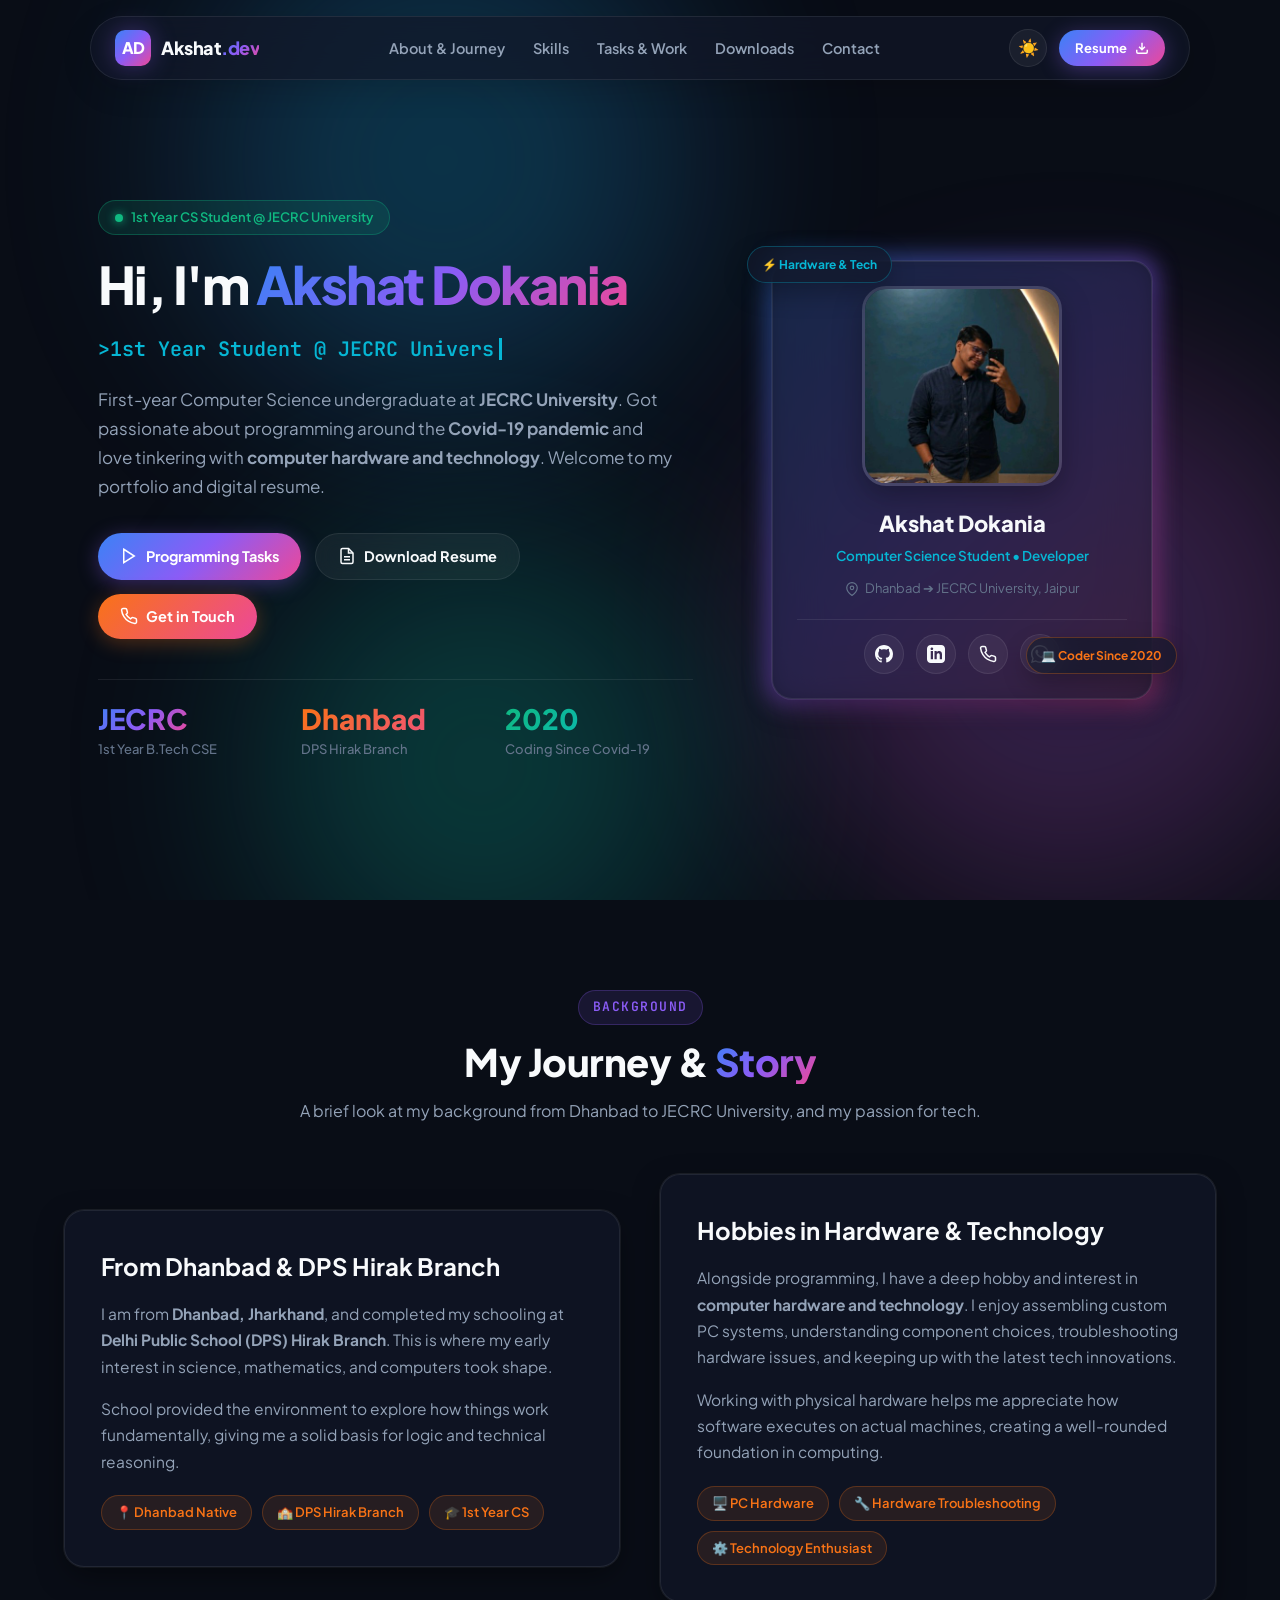
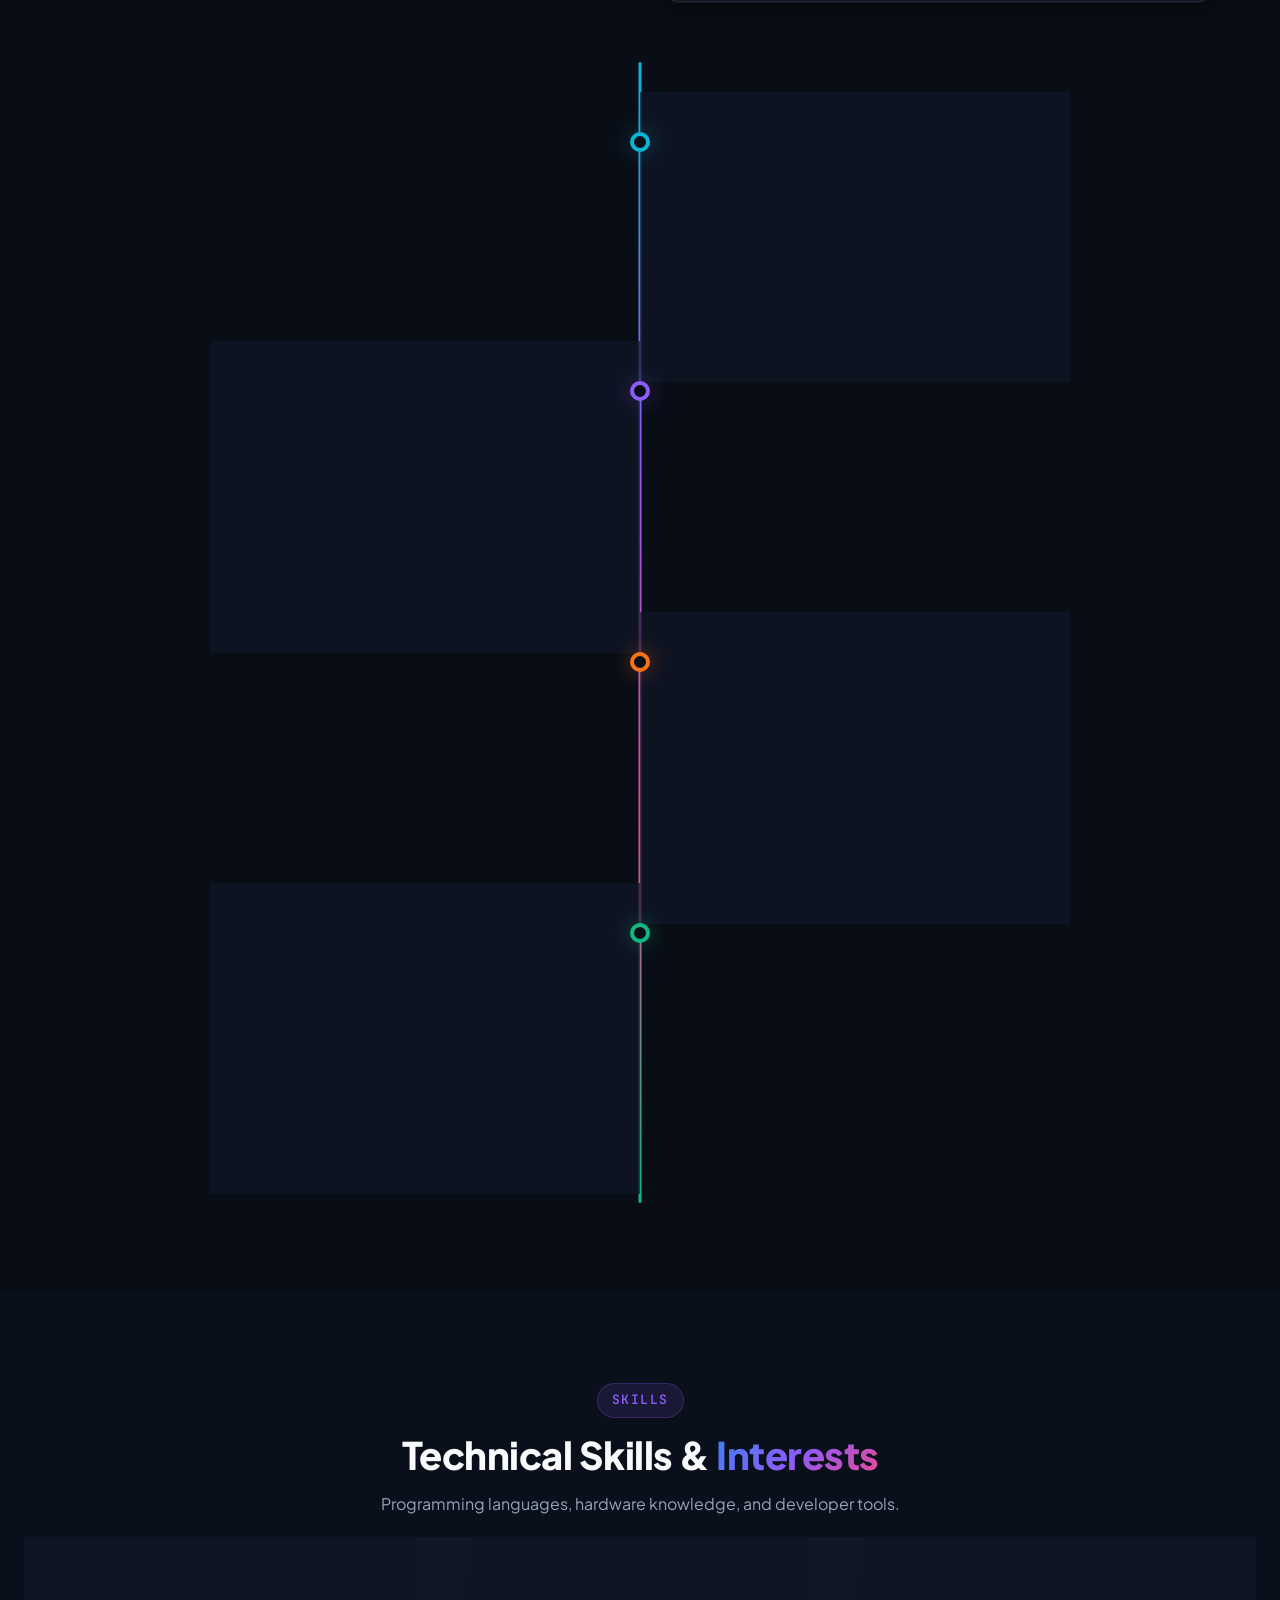
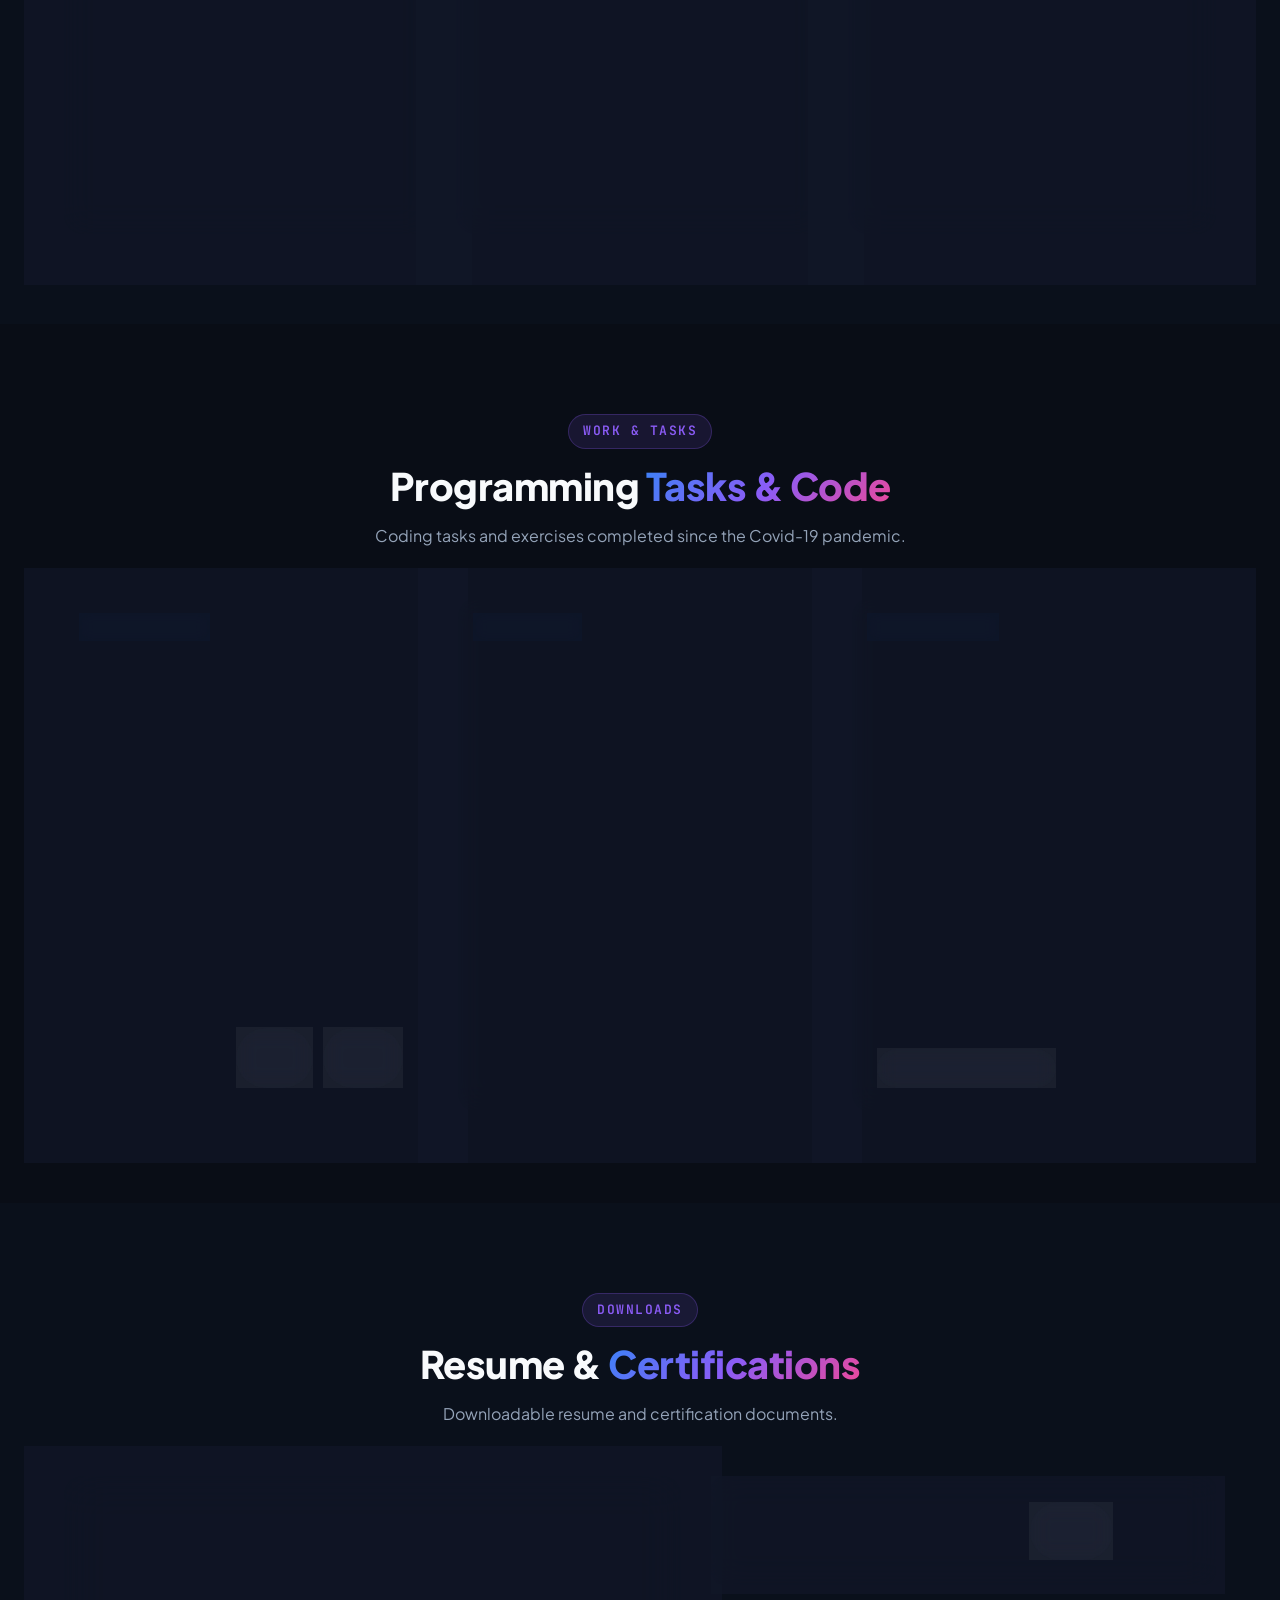
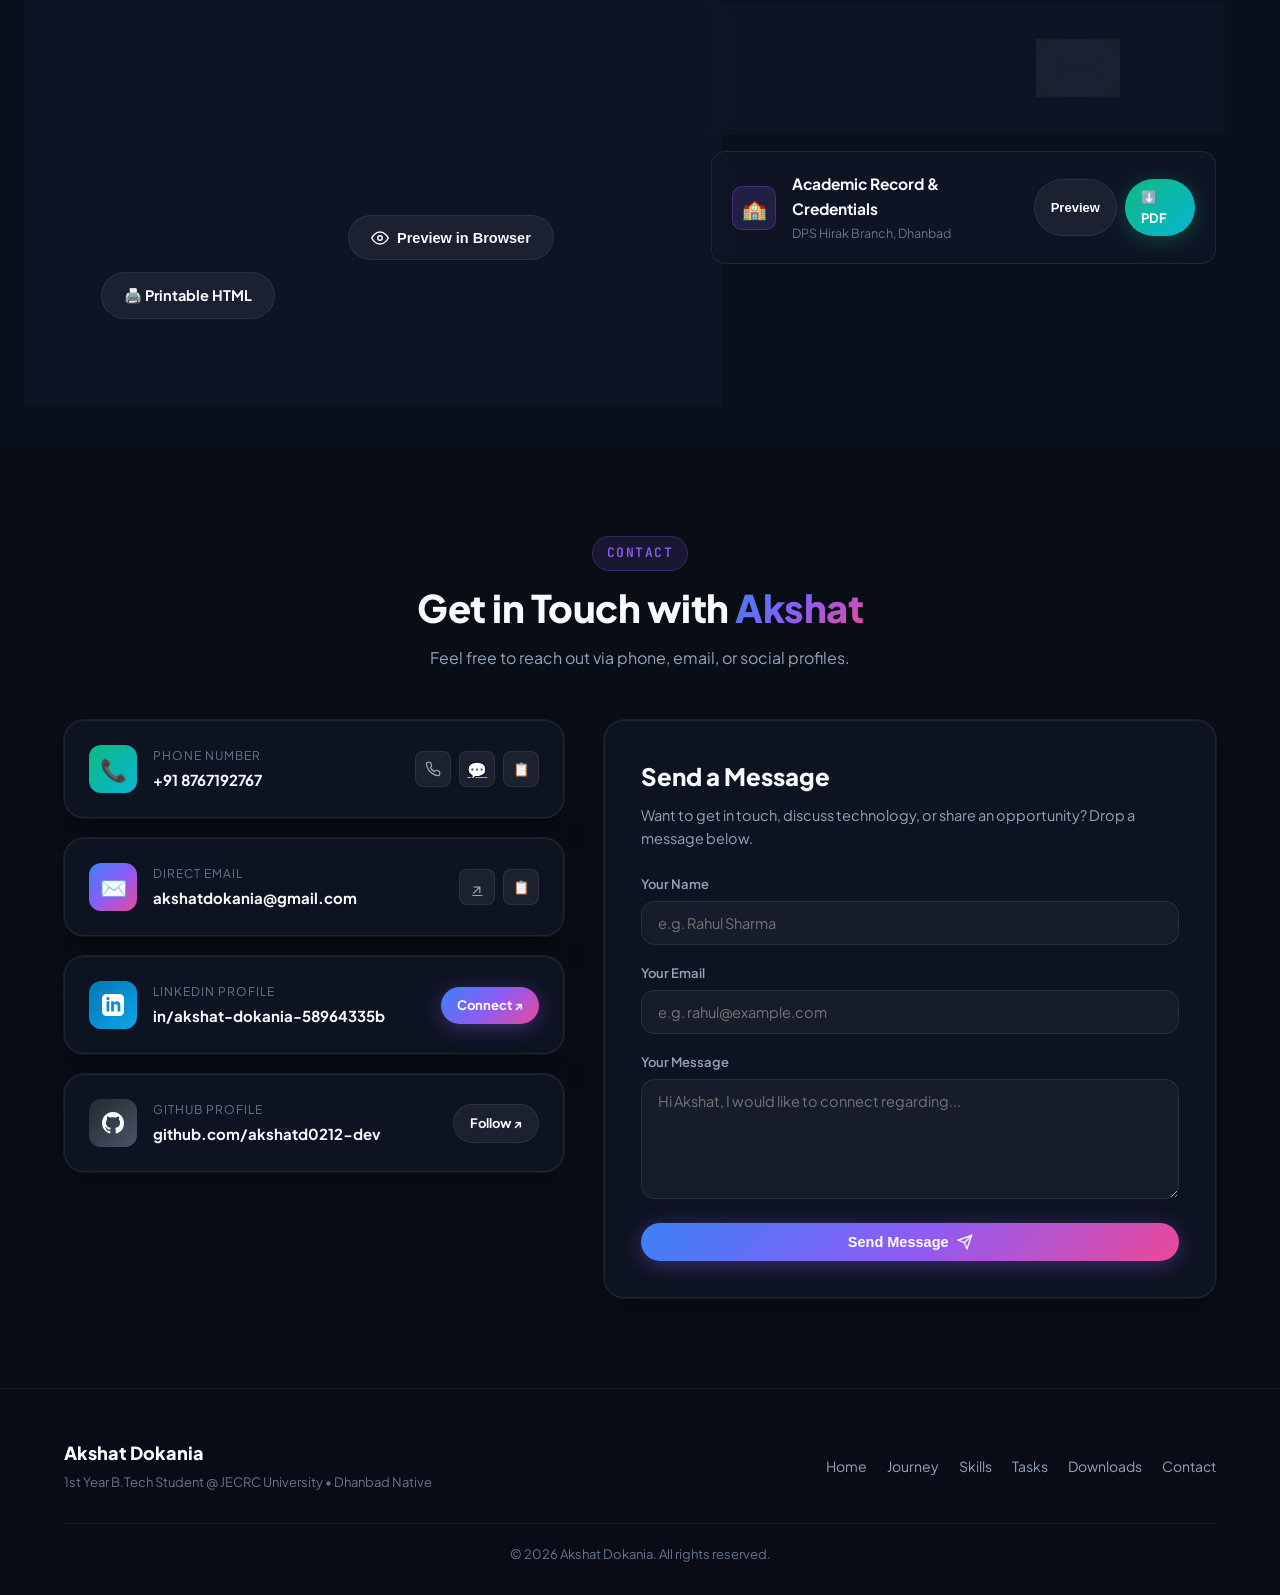
<file: index.html>
<!DOCTYPE html>
<html lang="en" data-theme="dark">
<head>
  <meta charset="UTF-8">
  <meta name="viewport" content="width=device-width, initial-scale=1.0">
  <meta name="description" content="Portfolio & Resume of Akshat Dokania - 1st Year Computer Science Student at JECRC University, Passionate Programmer Since Covid-19, and Hardware Enthusiast from Dhanbad.">
  <meta name="keywords" content="Akshat Dokania, JECRC University, Dhanbad, DPS Hirak, Software Developer, Hardware Enthusiast, Portfolio, Resume">
  <meta name="author" content="Akshat Dokania">

  <title>Akshat Dokania | Portfolio & Resume</title>
  <script src="https://cdn.botpress.cloud/webchat/v5.0/inject.js"></script>
  <script src="https://files.bpcontent.cloud/2026/09/19/05/20260919052601-ZZRYM7UK.js" defer></script>
  <!-- Favicon -->
  <link rel="icon" href="data:image/svg+xml,<svg xmlns=%22http://www.w3.org/2000/svg%22 viewBox=%220 0 100 100%22><text y=%22.9em%22 font-size=%2290%22>🚀</text></svg>">

  <!-- Main Stylesheet -->
  <link rel="stylesheet" href="css/style.css">
</head>
<body>

  <!-- Ambient Glowing Background Elements -->
  <div class="ambient-background" aria-hidden="true">
    <div class="orb orb-1"></div>
    <div class="orb orb-2"></div>
    <div class="orb orb-3"></div>
  </div>

  <!-- Sticky Glassmorphic Navigation -->
  <header class="navbar">
    <div class="nav-container">
      <a href="#hero" class="nav-logo">
        <div class="logo-badge">AD</div>
        <span>Akshat<span class="gradient-text">.dev</span></span>
      </a>

      <ul class="nav-links" id="nav-links">
        <li><a href="#about" class="nav-link">About & Journey</a></li>
        <li><a href="#skills" class="nav-link">Skills</a></li>
        <li><a href="#tasks" class="nav-link">Tasks & Work</a></li>
        <li><a href="#credentials" class="nav-link">Downloads</a></li>
        <li><a href="#contact" class="nav-link">Contact</a></li>
      </ul>

      <div class="nav-actions">
        <button class="theme-toggle-btn" id="theme-toggle" title="Switch Theme" aria-label="Toggle Color Theme">
          ☀️
        </button>
        <a href="#credentials" class="btn btn-primary btn-sm">
          <span>Resume</span>
          <svg width="14" height="14" fill="none" stroke="currentColor" stroke-width="2.5" viewBox="0 0 24 24"><path d="M21 15v4a2 2 0 0 1-2 2H5a2 2 0 0 1-2-2v-4M7 10l5 5 5-5M12 15V3"/></svg>
        </a>
        <button class="mobile-menu-toggle" id="mobile-menu-toggle" aria-label="Toggle Navigation Menu">☰</button>
      </div>
    </div>
  </header>

  <!-- ==========================================================================
       HERO SECTION
       ========================================================================== -->
  <section id="hero" class="hero-section">
    <div class="container">
      <div class="hero-grid">
        
        <!-- Left: Intro & Copy -->
        <div class="hero-content">
          <div class="hero-status-pill">
            <span class="status-dot"></span>
            <span>1st Year CS Student @ JECRC University</span>
          </div>

          <h1 class="hero-headline">
            Hi, I'm <span class="gradient-text">Akshat Dokania</span>
          </h1>

          <div class="hero-typewriter-container">
            <span>&gt; </span>
            <span id="typewriter-text"></span>
            <span class="typewriter-cursor"></span>
          </div>

          <p class="hero-bio">
            First-year Computer Science undergraduate at <strong>JECRC University</strong>. Got passionate about programming around the <strong>Covid-19 pandemic</strong> and love tinkering with <strong>computer hardware and technology</strong>. Welcome to my portfolio and digital resume.
          </p>

          <div class="hero-cta-group">
            <a href="#tasks" class="btn btn-primary">
              <svg width="18" height="18" fill="none" stroke="currentColor" stroke-width="2" viewBox="0 0 24 24"><polygon points="5 3 19 12 5 21 5 3"/></svg>
              <span>Programming Tasks</span>
            </a>
            <a href="#credentials" class="btn btn-secondary">
              <svg width="18" height="18" fill="none" stroke="currentColor" stroke-width="2" viewBox="0 0 24 24"><path d="M14 2H6a2 2 0 0 0-2 2v16a2 2 0 0 0 2 2h12a2 2 0 0 0 2-2V8z"/><polyline points="14 2 14 8 20 8"/><line x1="16" y1="13" x2="8" y2="13"/><line x1="16" y1="17" x2="8" y2="17"/></svg>
              <span>Download Resume</span>
            </a>
            <a href="#contact" class="btn btn-accent">
              <svg width="18" height="18" fill="none" stroke="currentColor" stroke-width="2" viewBox="0 0 24 24"><path d="M22 16.92v3a2 2 0 0 1-2.18 2 19.79 19.79 0 0 1-8.63-3.07 19.5 19.5 0 0 1-6-6 19.79 19.79 0 0 1-3.07-8.67A2 2 0 0 1 4.11 2h3a2 2 0 0 1 2 1.72 12.84 12.84 0 0 0 .7 2.81 2 2 0 0 1-.45 2.11L8.09 9.91a16 16 0 0 0 6 6l1.27-1.27a2 2 0 0 1 2.11-.45 12.84 12.84 0 0 0 2.81.7A2 2 0 0 1 22 16.92z"/></svg>
              <span>Get in Touch</span>
            </a>
          </div>

          <div class="hero-stats">
            <div class="stat-item">
              <h3 class="gradient-text">JECRC</h3>
              <p>1st Year B.Tech CSE</p>
            </div>
            <div class="stat-item">
              <h3 class="gradient-text-warm">Dhanbad</h3>
              <p>DPS Hirak Branch</p>
            </div>
            <div class="stat-item">
              <h3 class="gradient-text-emerald">2020</h3>
              <p>Coding Since Covid-19</p>
            </div>
          </div>
        </div>

        <!-- Right: Profile Visual Card -->
        <div class="hero-visual">
          <div class="avatar-card-wrapper">
            
            <div class="floating-badge floating-badge-1">
              <span>⚡ Hardware & Tech</span>
            </div>

            <div class="floating-badge floating-badge-2">
              <span>💻 Coder Since 2020</span>
            </div>

            <div class="avatar-card">
              <div class="profile-img-box">
                <img id="profile-avatar-img" src="assets/images/profile.jpg" alt="Akshat Dokania - Profile Photo" onerror="
                  if (!this.dataset.tried) {
                    this.dataset.tried = 1;
                    this.src = 'assets/images/profile.png';
                  } else if (this.dataset.tried == 1) {
                    this.dataset.tried = 2;
                    this.src = 'profile.jpg';
                  } else if (this.dataset.tried == 2) {
                    this.dataset.tried = 3;
                    this.src = 'profile.png';
                  } else {
                    this.onerror = null;
                    this.src = 'data:image/svg+xml;utf8,<svg xmlns=\'http://www.w3.org/2000/svg\' viewBox=\'0 0 200 200\'><rect width=\'200\' height=\'200\' fill=\'%231e1b4b\'/><circle cx=\'100\' cy=\'80\' r=\'45\' fill=\'%238b5cf6\'/><circle cx=\'100\' cy=\'200\' r=\'80\' fill=\'%2306b6d4\'/></svg>';
                  }
                ">
              </div>

              <h2 class="avatar-card-name">Akshat Dokania</h2>
              <p class="avatar-card-role">Computer Science Student • Developer</p>
              
              <div class="avatar-location">
                <svg width="14" height="14" fill="none" stroke="currentColor" stroke-width="2" viewBox="0 0 24 24"><path d="M21 10c0 7-9 13-9 13s-9-6-9-13a9 9 0 0 1 18 0z"/><circle cx="12" cy="10" r="3"/></svg>
                <span>Dhanbad ➔ JECRC University, Jaipur</span>
              </div>

              <div class="avatar-socials">
                <a href="https://github.com/akshatd0212-dev" target="_blank" class="social-icon-btn" title="GitHub Profile" aria-label="GitHub">
                  <svg width="18" height="18" fill="currentColor" viewBox="0 0 24 24"><path d="M12 0C5.37 0 0 5.37 0 12c0 5.31 3.435 9.795 8.205 11.385.6.105.825-.255.825-.57 0-.285-.015-1.23-.015-2.235-3.015.555-3.795-.735-4.035-1.41-.135-.345-.72-1.41-1.23-1.695-.42-.225-1.02-.78-.015-.795.945-.015 1.62.87 1.845 1.23 1.08 1.815 2.805 1.305 3.495.99.105-.78.42-1.305.765-1.605-2.67-.3-5.46-1.335-5.46-5.925 0-1.305.465-2.385 1.23-3.225-.12-.3-.54-1.53.12-3.18 0 0 1.005-.315 3.3 1.23.96-.27 1.98-.405 3-.405s2.04.135 3 .405c2.295-1.56 3.3-1.23 3.3-1.23.66 1.65.24 2.88.12 3.18.765.84 1.23 1.905 1.23 3.225 0 4.605-2.805 5.625-5.475 5.925.435.375.81 1.095.81 2.22 0 1.605-.015 2.895-.015 3.3 0 .315.225.69.825.57A12.02 12.02 0 0024 12c0-6.63-5.37-12-12-12z"/></svg>
                </a>
                <a href="https://www.linkedin.com/in/akshat-dokania-58964335b" target="_blank" class="social-icon-btn" title="LinkedIn Profile" aria-label="LinkedIn">
                  <svg width="18" height="18" fill="currentColor" viewBox="0 0 24 24"><path d="M19 0h-14c-2.761 0-5 2.239-5 5v14c0 2.761 2.239 5 5 5h14c2.762 0 5-2.239 5-5v-14c0-2.761-2.238-5-5-5zm-11 19h-3v-11h3v11zm-1.5-12.268c-.966 0-1.75-.79-1.75-1.764s.784-1.764 1.75-1.764 1.75.79 1.75 1.764-.783 1.764-1.75 1.764zm13.5 12.268h-3v-5.604c0-3.368-4-3.113-4 0v5.604h-3v-11h3v1.765c1.396-2.586 7-2.777 7 2.476v6.759z"/></svg>
                </a>
                <a href="tel:8767192767" class="social-icon-btn" title="Call Direct" aria-label="Phone Call">
                  <svg width="18" height="18" fill="none" stroke="currentColor" stroke-width="2" viewBox="0 0 24 24"><path d="M22 16.92v3a2 2 0 0 1-2.18 2 19.79 19.79 0 0 1-8.63-3.07 19.5 19.5 0 0 1-6-6 19.79 19.79 0 0 1-3.07-8.67A2 2 0 0 1 4.11 2h3a2 2 0 0 1 2 1.72 12.84 12.84 0 0 0 .7 2.81 2 2 0 0 1-.45 2.11L8.09 9.91a16 16 0 0 0 6 6l1.27-1.27a2 2 0 0 1 2.11-.45 12.84 12.84 0 0 0 2.81.7A2 2 0 0 1 22 16.92z"/></svg>
                </a>
                <a href="https://wa.me/918767192767" target="_blank" class="social-icon-btn" title="Chat on WhatsApp" aria-label="WhatsApp">
                  <svg width="18" height="18" fill="currentColor" viewBox="0 0 24 24"><path d="M12.031 0C5.394 0 0 5.395 0 12.031c0 2.122.553 4.184 1.605 6.01L.06 24l6.136-1.61c1.76 1 3.766 1.54 5.835 1.54 6.637 0 12.031-5.395 12.031-12.031C24.062 5.395 18.668 0 12.031 0zm0 22.023c-1.815 0-3.59-.49-5.143-1.417l-.368-.22-3.826 1 1.02-3.73-.24-.383A9.97 9.97 0 0 1 2.006 12.03c0-5.528 4.498-10.026 10.025-10.026 5.528 0 10.026 4.498 10.026 10.026 0 5.528-4.498 10.026-10.026 10.026zm5.495-7.518c-.302-.15-1.785-.88-2.062-.98-.277-.1-.479-.15-.681.15-.202.302-.782.98-.958 1.181-.176.2-.353.226-.655.076-.302-.15-1.275-.47-2.428-1.498-.898-.8-1.503-1.789-1.68-2.091-.176-.302-.019-.465.132-.615.136-.135.302-.352.454-.528.151-.176.202-.302.302-.503.101-.2.05-.377-.025-.528-.075-.15-.68-1.637-.932-2.242-.245-.59-.494-.51-.68-.52l-.578-.01c-.201 0-.528.075-.805.377-.277.301-1.058 1.034-1.058 2.522 0 1.487 1.083 2.924 1.234 3.125.151.201 2.132 3.256 5.166 4.566.721.312 1.284.498 1.724.638.725.23 1.385.198 1.906.12.58-.087 1.785-.73 2.037-1.434.252-.704.252-1.307.176-1.433-.075-.126-.276-.201-.578-.352z"/></svg>
                </a>
              </div>
            </div>
          </div>
        </div>

      </div>
    </div>
  </section>

  <!-- ==========================================================================
       ABOUT & JOURNEY
       ========================================================================== -->
  <section id="about">
    <div class="container">
      <div class="section-header">
        <span class="section-tag">Background</span>
        <h2 class="section-title">My Journey & <span class="gradient-text">Story</span></h2>
        <p class="section-subtitle">A brief look at my background from Dhanbad to JECRC University, and my passion for tech.</p>
      </div>

      <div class="about-grid">
        <div class="about-text-card">
          <h3>From Dhanbad & DPS Hirak Branch</h3>
          <p>
            I am from <strong>Dhanbad, Jharkhand</strong>, and completed my schooling at <strong>Delhi Public School (DPS) Hirak Branch</strong>. This is where my early interest in science, mathematics, and computers took shape.
          </p>
          <p>
            School provided the environment to explore how things work fundamentally, giving me a solid basis for logic and technical reasoning.
          </p>
          <div class="hobbies-pill-wrap">
            <span class="hobby-pill">📍 Dhanbad Native</span>
            <span class="hobby-pill">🏫 DPS Hirak Branch</span>
            <span class="hobby-pill">🎓 1st Year CS</span>
          </div>
        </div>

        <div class="about-text-card">
          <h3>Hobbies in Hardware & Technology</h3>
          <p>
            Alongside programming, I have a deep hobby and interest in <strong>computer hardware and technology</strong>. I enjoy assembling custom PC systems, understanding component choices, troubleshooting hardware issues, and keeping up with the latest tech innovations.
          </p>
          <p>
            Working with physical hardware helps me appreciate how software executes on actual machines, creating a well-rounded foundation in computing.
          </p>
          <div class="hobbies-pill-wrap">
            <span class="hobby-pill">🖥️ PC Hardware</span>
            <span class="hobby-pill">🔧 Hardware Troubleshooting</span>
            <span class="hobby-pill">⚙️ Technology Enthusiast</span>
          </div>
        </div>
      </div>

      <!-- Timeline -->
      <div class="timeline-container">
        <div class="timeline-line"></div>

        <!-- Step 1 -->
        <div class="timeline-item">
          <div class="timeline-dot" style="border-color: var(--cyan); box-shadow: var(--glow-cyan);"></div>
          <div class="timeline-content">
            <div class="timeline-date">SCHOOLING</div>
            <h4 class="timeline-title">DPS Hirak Branch, Dhanbad</h4>
            <div class="timeline-sub">School Education • Science & Mathematics</div>
            <p class="timeline-text">
              Completed schooling in Dhanbad with a focus on science and mathematics, building core analytical and logical thinking skills.
            </p>
          </div>
        </div>

        <!-- Step 2 -->
        <div class="timeline-item">
          <div class="timeline-dot" style="border-color: var(--violet); box-shadow: var(--glow-violet);"></div>
          <div class="timeline-content">
            <div class="timeline-date">2020 • THE SPARK</div>
            <h4 class="timeline-title">Passionate About Programming</h4>
            <div class="timeline-sub">Self-Guided Learning during Covid-19</div>
            <p class="timeline-text">
              During the Covid-19 pandemic, I developed a strong interest in programming. Started learning coding fundamentals and working on programming tasks.
            </p>
          </div>
        </div>

        <!-- Step 3 -->
        <div class="timeline-item">
          <div class="timeline-dot" style="border-color: var(--orange); box-shadow: 0 0 20px rgba(249, 115, 22, 0.4);"></div>
          <div class="timeline-content">
            <div class="timeline-date">HANDS-ON HOBBIES</div>
            <h4 class="timeline-title">Hardware & Technology Tinkering</h4>
            <div class="timeline-sub">Assembling Rigs & Tech Exploration</div>
            <p class="timeline-text">
              Actively exploring computer hardware components, custom PC assembly, system configurations, and modern computing devices.
            </p>
          </div>
        </div>

        <!-- Step 4 -->
        <div class="timeline-item">
          <div class="timeline-dot" style="border-color: var(--emerald); box-shadow: 0 0 20px rgba(16, 185, 129, 0.4);"></div>
          <div class="timeline-content">
            <div class="timeline-date">PRESENT</div>
            <h4 class="timeline-title">JECRC University, Jaipur</h4>
            <div class="timeline-sub">1st Year B.Tech Computer Science & Engineering</div>
            <p class="timeline-text">
              Pursuing computer science degree, learning university coursework, and continuing to build programming and hardware skills.
            </p>
          </div>
        </div>

      </div>

    </div>
  </section>

  <!-- ==========================================================================
       SKILLS SECTION
       ========================================================================== -->
  <section id="skills" style="background: rgba(15, 23, 42, 0.3);">
    <div class="container">
      <div class="section-header">
        <span class="section-tag">Skills</span>
        <h2 class="section-title">Technical Skills & <span class="gradient-text">Interests</span></h2>
        <p class="section-subtitle">Programming languages, hardware knowledge, and developer tools.</p>
      </div>

      <div class="skills-grid">
        
        <!-- Programming -->
        <div class="skill-category-card">
          <div class="skill-cat-header">
            <div class="skill-cat-icon icon-code">💻</div>
            <div>
              <h3>Programming</h3>
              <p style="font-size: 12.5px; color: var(--text-muted);">Languages & concepts</p>
            </div>
          </div>
          <div class="skill-tags-wrap">
            <span class="skill-badge-pill pill-cyan">Python</span>
            <span class="skill-badge-pill pill-purple">C / C++</span>
            <span class="skill-badge-pill pill-emerald">PHP (Backend & APIs)</span>
            <span class="skill-badge-pill pill-orange">JavaScript</span>
            <span class="skill-badge-pill pill-cyan">HTML5 & CSS3</span>
            <span class="skill-badge-pill pill-purple">SQL Basics</span>
          </div>
        </div>

        <!-- Hardware & Systems -->
        <div class="skill-category-card">
          <div class="skill-cat-header">
            <div class="skill-cat-icon icon-hardware">⚡</div>
            <div>
              <h3>Hardware & Tech</h3>
              <p style="font-size: 12.5px; color: var(--text-muted);">Hands-on hobbies</p>
            </div>
          </div>
          <div class="skill-tags-wrap">
            <span class="skill-badge-pill pill-orange">PC Hardware</span>
            <span class="skill-badge-pill pill-cyan">Custom PC Assembly</span>
            <span class="skill-badge-pill pill-purple">Hardware Troubleshooting</span>
            <span class="skill-badge-pill pill-emerald">System Optimization</span>
            <span class="skill-badge-pill pill-orange">Tech Gadgets</span>
          </div>
        </div>

        <!-- Tools & Environment -->
        <div class="skill-category-card">
          <div class="skill-cat-header">
            <div class="skill-cat-icon icon-tools">🛠️</div>
            <div>
              <h3>Tools & Setup</h3>
              <p style="font-size: 12.5px; color: var(--text-muted);">Working environment</p>
            </div>
          </div>
          <div class="skill-tags-wrap">
            <span class="skill-badge-pill pill-cyan">Visual Studio Code</span>
            <span class="skill-badge-pill pill-purple">Git</span>
            <span class="skill-badge-pill pill-emerald">GitHub</span>
            <span class="skill-badge-pill pill-orange">PowerShell / CLI</span>
          </div>
        </div>

      </div>
    </div>
  </section>

  <!-- ==========================================================================
       PROGRAMMING TASKS & WORK SECTION
       ========================================================================== -->
  <section id="tasks">
    <div class="container">
      <div class="section-header">
        <span class="section-tag">Work & Tasks</span>
        <h2 class="section-title">Programming <span class="gradient-text">Tasks & Code</span></h2>
        <p class="section-subtitle">Coding tasks and exercises completed since the Covid-19 pandemic.</p>
      </div>

      <div class="projects-grid" style="grid-template-columns: repeat(auto-fit, minmax(320px, 1fr));">

        <!-- Card 1: Zip File Archive -->
        <div class="project-card">
          <div class="project-banner">
            <div class="project-banner-bg" style="background: linear-gradient(135deg, #1e1b4b, #3b0764, #8b5cf6);"></div>
            <div class="banner-overlay"></div>
            <div class="project-tag-pill" style="color: var(--cyan); border-color: rgba(6,182,212,0.4);">ZIP FILE ATTACHED</div>
            <div style="font-size: 44px; z-index: 1;">📦💻</div>
          </div>
          <div class="project-content">
            <h3 class="project-title">Programming Tasks (tasks.zip)</h3>
            <p class="project-desc">
              Backend scripts, modular class architecture, and API tasks created since the Covid-19 pandemic. Available directly for download and review.
            </p>
            <div class="project-tech-tags">
              <span class="tech-badge">PHP</span>
              <span class="tech-badge">Backend Classes</span>
              <span class="tech-badge">API Integration</span>
              <span class="tech-badge">tasks.zip</span>
            </div>
            <div class="project-actions">
              <a href="tasks.zip" download="tasks.zip" class="btn btn-primary btn-sm">
                ⬇️ Download tasks.zip
              </a>
              <button class="btn btn-secondary btn-sm view-zip-info-btn">
                Details
              </button>
              <a href="https://github.com/akshatd0212-dev" target="_blank" class="btn btn-secondary btn-sm">
                GitHub ↗
              </a>
            </div>
          </div>
        </div>

        <!-- Card 2: GitHub Profile -->
        <div class="project-card">
          <div class="project-banner">
            <div class="project-banner-bg" style="background: linear-gradient(135deg, #0f172a, #1e293b, #334155);"></div>
            <div class="banner-overlay"></div>
            <div class="project-tag-pill" style="color: var(--emerald); border-color: rgba(16,185,129,0.4);">REPOSITORIES</div>
            <div style="font-size: 44px; z-index: 1;">🐙📁</div>
          </div>
          <div class="project-content">
            <h3 class="project-title">GitHub Profile & Repositories</h3>
            <p class="project-desc">
              Check out my GitHub profile for current code repositories, programming practices, and future collaborative college projects.
            </p>
            <div class="project-tech-tags">
              <span class="tech-badge">GitHub</span>
              <span class="tech-badge">Open Source</span>
              <span class="tech-badge">Version Control</span>
            </div>
            <div class="project-actions">
              <a href="https://github.com/akshatd0212-dev" target="_blank" class="btn btn-primary btn-sm">
                Open GitHub Profile ↗
              </a>
            </div>
          </div>
        </div>

        <!-- Card 3: University Work -->
        <div class="project-card">
          <div class="project-banner">
            <div class="project-banner-bg" style="background: linear-gradient(135deg, #1e3a8a, #0369a1, #0284c7);"></div>
            <div class="banner-overlay"></div>
            <div class="project-tag-pill" style="color: var(--orange); border-color: rgba(249,115,22,0.4);">JECRC UNIVERSITY</div>
            <div style="font-size: 44px; z-index: 1;">🎓📚</div>
          </div>
          <div class="project-content">
            <h3 class="project-title">Coursework & Academic Builds</h3>
            <p class="project-desc">
              Academic assignments, practical programming exercises, and engineering projects at JECRC University will be added here as they are developed.
            </p>
            <div class="project-tech-tags">
              <span class="tech-badge">1st Year CSE</span>
              <span class="tech-badge">C / C++</span>
              <span class="tech-badge">JECRC</span>
            </div>
            <div class="project-actions">
              <a href="#contact" class="btn btn-secondary btn-sm">
                Connect on Projects 💬
              </a>
            </div>
          </div>
        </div>

      </div>

    </div>
  </section>

  <!-- ==========================================================================
       DOWNLOADS (RESUME & CERTIFICATIONS)
       ========================================================================== -->
  <section id="credentials" style="background: rgba(15, 23, 42, 0.3);">
    <div class="container">
      <div class="section-header">
        <span class="section-tag">Downloads</span>
        <h2 class="section-title">Resume & <span class="gradient-text">Certifications</span></h2>
        <p class="section-subtitle">Downloadable resume and certification documents.</p>
      </div>

      <div class="credentials-grid">
        
        <!-- Download Resume Card -->
        <div class="resume-download-card">
          <div>
            <div class="resume-card-header">
              <span class="section-tag" style="font-size: 11px; margin-bottom: 8px;">Resume</span>
              <h3>Akshat Dokania - Resume</h3>
              <p>Downloadable in PDF format or viewable as a printable page.</p>
            </div>

            <ul class="resume-features">
              <li>
                <span>✓</span>
                <span>1st Year Computer Science Student at <strong>JECRC University</strong></span>
              </li>
              <li>
                <span>✓</span>
                <span>Schooling from <strong>DPS Hirak Branch, Dhanbad</strong></span>
              </li>
              <li>
                <span>✓</span>
                <span>Programming passion since <strong>Covid-19</strong> & hardware hobbies</span>
              </li>
              <li>
                <span>✓</span>
                <span>Verified contact details, phone, email, and profiles</span>
              </li>
            </ul>
          </div>

          <div class="resume-actions-group">
            <a href="assets/docs/Akshat_Dokania_Resume.pdf" download="Akshat_Dokania_Resume.pdf" class="btn btn-primary">
              <svg width="18" height="18" fill="none" stroke="currentColor" stroke-width="2" viewBox="0 0 24 24"><path d="M21 15v4a2 2 0 0 1-2 2H5a2 2 0 0 1-2-2v-4M7 10l5 5 5-5M12 15V3"/></svg>
              <span>Download PDF Resume</span>
            </a>
            <button id="preview-resume-btn" class="btn btn-secondary">
              <svg width="18" height="18" fill="none" stroke="currentColor" stroke-width="2" viewBox="0 0 24 24"><path d="M1 12s4-8 11-8 11 8 11 8-4 8-11 8-11-8-11-8z"/><circle cx="12" cy="12" r="3"/></svg>
              <span>Preview in Browser</span>
            </button>
            <a href="assets/docs/Akshat_Dokania_Resume.html" target="_blank" class="btn btn-secondary" title="Open Clean Printable Page">
              🖨️ Printable HTML
            </a>
          </div>
        </div>

        <!-- Certifications Download List -->
        <div class="certs-list">
          
          <div class="cert-card">
            <div class="cert-left">
              <div class="cert-badge-icon">📜</div>
              <div>
                <h4 class="cert-title">Programming Foundations</h4>
                <p class="cert-issuer">Self-Learning & Practice (Since 2020)</p>
              </div>
            </div>
            <div style="display: flex; gap: 8px;">
              <button class="btn btn-secondary btn-sm view-cert-btn" 
                      data-cert-title="Programming Foundations"
                      data-cert-file="Programming_Foundations_Certificate.pdf">
                Preview
              </button>
              <a href="assets/docs/Programming_Foundations_Certificate.pdf" download="Programming_Foundations_Certificate.pdf" class="btn btn-emerald btn-sm" title="Download Certificate">
                ⬇️ PDF
              </a>
            </div>
          </div>

          <div class="cert-card">
            <div class="cert-left">
              <div class="cert-badge-icon" style="background: rgba(6, 182, 212, 0.15); border-color: rgba(6, 182, 212, 0.3); color: var(--cyan);">⚡</div>
              <div>
                <h4 class="cert-title">Hardware & Systems Essentials</h4>
                <p class="cert-issuer">PC Assembly & Hardware Troubleshooting</p>
              </div>
            </div>
            <div style="display: flex; gap: 8px;">
              <button class="btn btn-secondary btn-sm view-cert-btn" 
                      data-cert-title="Hardware & Systems Essentials"
                      data-cert-file="Hardware_and_Systems_Certificate.pdf">
                Preview
              </button>
              <a href="assets/docs/Hardware_and_Systems_Certificate.pdf" download="Hardware_and_Systems_Certificate.pdf" class="btn btn-emerald btn-sm" title="Download Certificate">
                ⬇️ PDF
              </a>
            </div>
          </div>

          <div class="cert-card">
            <div class="cert-left">
              <div class="cert-badge-icon" style="background: rgba(139, 92, 246, 0.15); border-color: rgba(139, 92, 246, 0.3); color: var(--violet);">🏫</div>
              <div>
                <h4 class="cert-title">Academic Record & Credentials</h4>
                <p class="cert-issuer">DPS Hirak Branch, Dhanbad</p>
              </div>
            </div>
            <div style="display: flex; gap: 8px;">
              <button class="btn btn-secondary btn-sm view-cert-btn" 
                      data-cert-title="Academic Record & Credentials"
                      data-cert-file="DPS_Academic_Excellence.pdf">
                Preview
              </button>
              <a href="assets/docs/DPS_Academic_Excellence.pdf" download="DPS_Academic_Excellence.pdf" class="btn btn-emerald btn-sm" title="Download Certificate">
                ⬇️ PDF
              </a>
            </div>
          </div>

        </div>

      </div>
    </div>
  </section>

  <!-- ==========================================================================
       CONTACT SECTION
       ========================================================================== -->
  <section id="contact">
    <div class="container">
      <div class="section-header">
        <span class="section-tag">Contact</span>
        <h2 class="section-title">Get in Touch with <span class="gradient-text">Akshat</span></h2>
        <p class="section-subtitle">Feel free to reach out via phone, email, or social profiles.</p>
      </div>

      <div class="contact-grid">
        
        <!-- Left: Contact Info -->
        <div class="contact-info-panel">
          
          <!-- Phone Card -->
          <div class="contact-quick-card">
            <div class="contact-item-left">
              <div class="contact-icon-box box-phone">📞</div>
              <div>
                <div class="contact-item-title">Phone Number</div>
                <a href="tel:8767192767" class="contact-item-val">+91 8767192767</a>
              </div>
            </div>
            <div class="contact-item-actions">
              <a href="tel:8767192767" class="copy-btn" title="Call Now">
                <svg width="16" height="16" fill="none" stroke="currentColor" stroke-width="2" viewBox="0 0 24 24"><path d="M22 16.92v3a2 2 0 0 1-2.18 2 19.79 19.79 0 0 1-8.63-3.07 19.5 19.5 0 0 1-6-6 19.79 19.79 0 0 1-3.07-8.67A2 2 0 0 1 4.11 2h3a2 2 0 0 1 2 1.72 12.84 12.84 0 0 0 .7 2.81 2 2 0 0 1-.45 2.11L8.09 9.91a16 16 0 0 0 6 6l1.27-1.27a2 2 0 0 1 2.11-.45 12.84 12.84 0 0 0 2.81.7A2 2 0 0 1 22 16.92z"/></svg>
              </a>
              <a href="https://wa.me/918767192767" target="_blank" class="copy-btn" title="WhatsApp Chat">
                💬
              </a>
              <button class="copy-btn copy-action-btn" data-copy-text="8767192767" data-copy-label="Phone number" title="Copy Number">
                📋
              </button>
            </div>
          </div>

          <!-- Email Card -->
          <div class="contact-quick-card">
            <div class="contact-item-left">
              <div class="contact-icon-box box-email">✉️</div>
              <div>
                <div class="contact-item-title">Direct Email</div>
                <a href="mailto:akshatdokania@gmail.com" class="contact-item-val">akshatdokania@gmail.com</a>
              </div>
            </div>
            <div class="contact-item-actions">
              <a href="mailto:akshatdokania@gmail.com" class="copy-btn" title="Send Email">
                ↗️
              </a>
              <button class="copy-btn copy-action-btn" data-copy-text="akshatdokania@gmail.com" data-copy-label="Email address" title="Copy Email">
                📋
              </button>
            </div>
          </div>

          <!-- LinkedIn Card -->
          <div class="contact-quick-card">
            <div class="contact-item-left">
              <div class="contact-icon-box box-linkedin">
                <svg width="22" height="22" fill="currentColor" viewBox="0 0 24 24"><path d="M19 0h-14c-2.761 0-5 2.239-5 5v14c0 2.761 2.239 5 5 5h14c2.762 0 5-2.239 5-5v-14c0-2.761-2.238-5-5-5zm-11 19h-3v-11h3v11zm-1.5-12.268c-.966 0-1.75-.79-1.75-1.764s.784-1.764 1.75-1.764 1.75.79 1.75 1.764-.783 1.764-1.75 1.764zm13.5 12.268h-3v-5.604c0-3.368-4-3.113-4 0v5.604h-3v-11h3v1.765c1.396-2.586 7-2.777 7 2.476v6.759z"/></svg>
              </div>
              <div>
                <div class="contact-item-title">LinkedIn Profile</div>
                <a href="https://www.linkedin.com/in/akshat-dokania-58964335b" target="_blank" class="contact-item-val">in/akshat-dokania-58964335b</a>
              </div>
            </div>
            <div class="contact-item-actions">
              <a href="https://www.linkedin.com/in/akshat-dokania-58964335b" target="_blank" class="btn btn-primary btn-sm">
                Connect ↗
              </a>
            </div>
          </div>

          <!-- GitHub Card -->
          <div class="contact-quick-card">
            <div class="contact-item-left">
              <div class="contact-icon-box box-github">
                <svg width="22" height="22" fill="currentColor" viewBox="0 0 24 24"><path d="M12 0C5.37 0 0 5.37 0 12c0 5.31 3.435 9.795 8.205 11.385.6.105.825-.255.825-.57 0-.285-.015-1.23-.015-2.235-3.015.555-3.795-.735-4.035-1.41-.135-.345-.72-1.41-1.23-1.695-.42-.225-1.02-.78-.015-.795.945-.015 1.62.87 1.845 1.23 1.08 1.815 2.805 1.305 3.495.99.105-.78.42-1.305.765-1.605-2.67-.3-5.46-1.335-5.46-5.925 0-1.305.465-2.385 1.23-3.225-.12-.3-.54-1.53.12-3.18 0 0 1.005-.315 3.3 1.23.96-.27 1.98-.405 3-.405s2.04.135 3 .405c2.295-1.56 3.3-1.23 3.3-1.23.66 1.65.24 2.88.12 3.18.765.84 1.23 1.905 1.23 3.225 0 4.605-2.805 5.625-5.475 5.925.435.375.81 1.095.81 2.22 0 1.605-.015 2.895-.015 3.3 0 .315.225.69.825.57A12.02 12.02 0 0024 12c0-6.63-5.37-12-12-12z"/></svg>
              </div>
              <div>
                <div class="contact-item-title">GitHub Profile</div>
                <a href="https://github.com/akshatd0212-dev" target="_blank" class="contact-item-val">github.com/akshatd0212-dev</a>
              </div>
            </div>
            <div class="contact-item-actions">
              <a href="https://github.com/akshatd0212-dev" target="_blank" class="btn btn-secondary btn-sm">
                Follow ↗
              </a>
            </div>
          </div>

        </div>

        <!-- Right: Message Form -->
        <div class="contact-form-card">
          <h3>Send a Message</h3>
          <p>Want to get in touch, discuss technology, or share an opportunity? Drop a message below.</p>

          <form id="contact-form">
            <div class="form-group">
              <label class="form-label" for="contact-name">Your Name</label>
              <input type="text" id="contact-name" class="form-input" placeholder="e.g. Rahul Sharma" required>
            </div>

            <div class="form-group">
              <label class="form-label" for="contact-email">Your Email</label>
              <input type="email" id="contact-email" class="form-input" placeholder="e.g. rahul@example.com" required>
            </div>

            <div class="form-group">
              <label class="form-label" for="contact-message">Your Message</label>
              <textarea id="contact-message" class="form-textarea" placeholder="Hi Akshat, I would like to connect regarding..." required></textarea>
            </div>

            <button type="submit" class="btn btn-primary" style="width: 100%;">
              <span>Send Message</span>
              <svg width="16" height="16" fill="none" stroke="currentColor" stroke-width="2" viewBox="0 0 24 24"><line x1="22" y1="2" x2="11" y2="13"/><polygon points="22 2 15 22 11 13 2 9 22 2"/></svg>
            </button>
          </form>
        </div>

      </div>
    </div>
  </section>

  <!-- ==========================================================================
       FOOTER
       ========================================================================== -->
  <footer>
    <div class="container">
      <div class="footer-content">
        <div class="footer-brand">
          <h4>Akshat Dokania</h4>
          <p>1st Year B.Tech Student @ JECRC University • Dhanbad Native</p>
        </div>

        <ul class="footer-links">
          <li><a href="#hero">Home</a></li>
          <li><a href="#about">Journey</a></li>
          <li><a href="#skills">Skills</a></li>
          <li><a href="#tasks">Tasks</a></li>
          <li><a href="#credentials">Downloads</a></li>
          <li><a href="#contact">Contact</a></li>
        </ul>
      </div>

      <div class="footer-bottom">
        <p>© 2026 Akshat Dokania. All rights reserved.</p>
      </div>
    </div>
  </footer>

  <!-- Modal for Details, Resume & Certifications -->
  <div class="modal-overlay" id="main-modal" role="dialog" aria-modal="true">
    <div class="modal-card">
      <button class="modal-close-btn" id="modal-close-btn" aria-label="Close modal">✕</button>
      <div id="modal-body"></div>
    </div>
  </div>

  <!-- Toast Notification Container -->
  <div class="toast-container" id="toast-container"></div>

  <!-- Main JavaScript File -->
  <script src="js/main.js"></script>
</body>
</html>
</file>
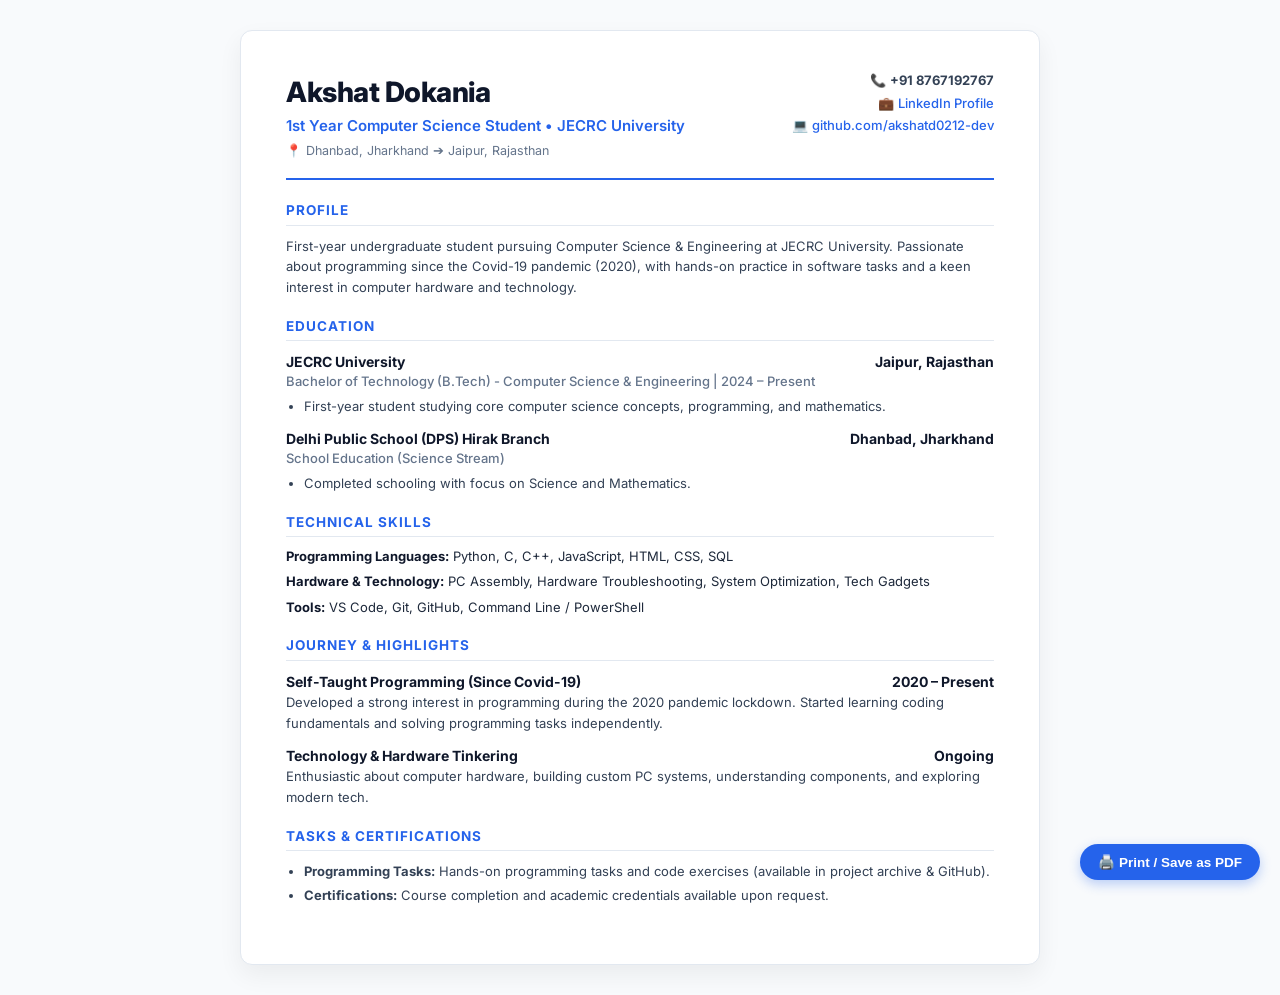
<file: assets/docs/Akshat_Dokania_Resume.html>
<!DOCTYPE html>
<html lang="en">
<head>
  <meta charset="UTF-8">
  <meta name="viewport" content="width=device-width, initial-scale=1.0">
  <title>Akshat Dokania - Resume</title>
  <style>
    @import url('https://fonts.googleapis.com/css2?family=Inter:wght@300;400;500;600;700;800&display=swap');
    
    :root {
      --primary: #2563eb;
      --dark: #0f172a;
      --gray: #475569;
      --border: #e2e8f0;
    }
    
    * { box-sizing: border-box; margin: 0; padding: 0; }
    
    body {
      font-family: 'Inter', -apple-system, BlinkMacSystemFont, 'Segoe UI', Roboto, sans-serif;
      background: #f8fafc;
      color: #1e293b;
      line-height: 1.5;
      padding: 30px 20px;
      display: flex;
      justify-content: center;
    }
    
    .resume-wrapper {
      background: #ffffff;
      width: 100%;
      max-width: 800px;
      padding: 40px 45px;
      box-shadow: 0 10px 25px rgba(0,0,0,0.06);
      border-radius: 12px;
      border: 1px solid var(--border);
    }
    
    header {
      border-bottom: 2px solid var(--primary);
      padding-bottom: 18px;
      margin-bottom: 20px;
      display: flex;
      justify-content: space-between;
      align-items: flex-start;
      flex-wrap: wrap;
      gap: 16px;
    }
    
    .name-title h1 {
      font-size: 28px;
      font-weight: 800;
      color: #0f172a;
      letter-spacing: -0.5px;
    }
    
    .name-title h2 {
      font-size: 15px;
      color: var(--primary);
      font-weight: 600;
      margin-top: 2px;
    }
    
    .location-tag {
      font-size: 12.5px;
      color: #64748b;
      margin-top: 4px;
    }
    
    .contact-info {
      text-align: right;
      font-size: 13px;
      color: #334155;
      display: flex;
      flex-direction: column;
      gap: 3px;
    }
    
    .contact-info a {
      color: var(--primary);
      text-decoration: none;
      font-weight: 500;
    }
    
    .section {
      margin-bottom: 18px;
    }
    
    .section-title {
      font-size: 13.5px;
      text-transform: uppercase;
      letter-spacing: 1px;
      color: var(--primary);
      font-weight: 700;
      border-bottom: 1.5px solid #e2e8f0;
      padding-bottom: 4px;
      margin-bottom: 10px;
    }
    
    .entry {
      margin-bottom: 12px;
    }
    
    .entry-header {
      display: flex;
      justify-content: space-between;
      font-weight: 700;
      font-size: 14px;
      color: #0f172a;
    }
    
    .entry-sub {
      font-size: 13px;
      color: #64748b;
      font-weight: 500;
      margin-bottom: 4px;
    }
    
    p, li {
      font-size: 13px;
      color: #334155;
      line-height: 1.6;
    }
    
    ul {
      padding-left: 18px;
      margin-top: 4px;
    }
    
    li {
      margin-bottom: 3px;
    }
    
    .skill-category {
      margin-bottom: 6px;
      font-size: 13px;
    }
    
    .skill-category strong {
      color: #0f172a;
    }
    
    .action-bar {
      position: fixed;
      bottom: 20px;
      right: 20px;
    }
    
    .print-btn {
      background: var(--primary);
      color: white;
      border: none;
      padding: 10px 18px;
      border-radius: 50px;
      font-weight: 600;
      font-size: 13.5px;
      cursor: pointer;
      box-shadow: 0 4px 12px rgba(37,99,235,0.3);
      transition: all 0.2s;
    }
    
    .print-btn:hover {
      background: #1d4ed8;
      transform: translateY(-1px);
    }
    
    @media print {
      body { background: white; padding: 0; }
      .resume-wrapper { box-shadow: none; border: none; padding: 15px; max-width: 100%; }
      .action-bar { display: none; }
    }
  </style>
</head>
<body>
  <div class="action-bar">
    <button class="print-btn" onclick="window.print()">🖨️ Print / Save as PDF</button>
  </div>

  <div class="resume-wrapper">
    <header>
      <div class="name-title">
        <h1>Akshat Dokania</h1>
        <h2>1st Year Computer Science Student • JECRC University</h2>
        <div class="location-tag">📍 Dhanbad, Jharkhand ➔ Jaipur, Rajasthan</div>
      </div>
      <div class="contact-info">
        <div>📞 <strong>+91 8767192767</strong></div>
        <div>💼 <a href="https://www.linkedin.com/in/akshat-dokania-58964335b" target="_blank">LinkedIn Profile</a></div>
        <div>💻 <a href="https://github.com/akshatd0212-dev" target="_blank">github.com/akshatd0212-dev</a></div>
      </div>
    </header>

    <!-- Summary -->
    <div class="section">
      <div class="section-title">Profile</div>
      <p>
        First-year undergraduate student pursuing Computer Science & Engineering at JECRC University. Passionate about programming since the Covid-19 pandemic (2020), with hands-on practice in software tasks and a keen interest in computer hardware and technology.
      </p>
    </div>

    <!-- Education -->
    <div class="section">
      <div class="section-title">Education</div>
      <div class="entry">
        <div class="entry-header">
          <span>JECRC University</span>
          <span>Jaipur, Rajasthan</span>
        </div>
        <div class="entry-sub">Bachelor of Technology (B.Tech) - Computer Science & Engineering | 2024 – Present</div>
        <ul>
          <li>First-year student studying core computer science concepts, programming, and mathematics.</li>
        </ul>
      </div>

      <div class="entry">
        <div class="entry-header">
          <span>Delhi Public School (DPS) Hirak Branch</span>
          <span>Dhanbad, Jharkhand</span>
        </div>
        <div class="entry-sub">School Education (Science Stream)</div>
        <ul>
          <li>Completed schooling with focus on Science and Mathematics.</li>
        </ul>
      </div>
    </div>

    <!-- Technical Skills -->
    <div class="section">
      <div class="section-title">Technical Skills</div>
      <div class="skill-category">
        <strong>Programming Languages:</strong> Python, C, C++, JavaScript, HTML, CSS, SQL
      </div>
      <div class="skill-category">
        <strong>Hardware & Technology:</strong> PC Assembly, Hardware Troubleshooting, System Optimization, Tech Gadgets
      </div>
      <div class="skill-category">
        <strong>Tools:</strong> VS Code, Git, GitHub, Command Line / PowerShell
      </div>
    </div>

    <!-- Journey & Experience -->
    <div class="section">
      <div class="section-title">Journey & Highlights</div>
      <div class="entry">
        <div class="entry-header">
          <span>Self-Taught Programming (Since Covid-19)</span>
          <span>2020 – Present</span>
        </div>
        <p>
          Developed a strong interest in programming during the 2020 pandemic lockdown. Started learning coding fundamentals and solving programming tasks independently.
        </p>
      </div>
      <div class="entry">
        <div class="entry-header">
          <span>Technology & Hardware Tinkering</span>
          <span>Ongoing</span>
        </div>
        <p>
          Enthusiastic about computer hardware, building custom PC systems, understanding components, and exploring modern tech.
        </p>
      </div>
    </div>

    <!-- Certifications & Tasks -->
    <div class="section">
      <div class="section-title">Tasks & Certifications</div>
      <ul>
        <li><strong>Programming Tasks:</strong> Hands-on programming tasks and code exercises (available in project archive & GitHub).</li>
        <li><strong>Certifications:</strong> Course completion and academic credentials available upon request.</li>
      </ul>
    </div>
  </div>
</body>
</html>
</file>
<file: css/style.css>
/* ==========================================================================
   AKSHAT DOKANIA - MODERN & COLORFUL PORTFOLIO STYLES
   ========================================================================== */

@import url('https://fonts.googleapis.com/css2?family=Plus+Jakarta+Sans:wght@300;400;500;600;700;800&family=JetBrains+Mono:wght@400;500;600&display=swap');

:root {
  /* Color Palette - Vibrant Dark Mode (Default) */
  --bg-dark: #090d16;
  --bg-card: rgba(18, 24, 40, 0.7);
  --bg-card-hover: rgba(28, 36, 60, 0.85);
  --bg-surface: #0f172a;
  
  --text-primary: #f8fafc;
  --text-secondary: #94a3b8;
  --text-muted: #64748b;
  
  --border-subtle: rgba(255, 255, 255, 0.08);
  --border-focus: rgba(99, 102, 241, 0.5);
  
  /* Vibrant Neons */
  --cyan: #06b6d4;
  --blue: #3b82f6;
  --violet: #8b5cf6;
  --pink: #ec4899;
  --orange: #f97316;
  --emerald: #10b981;
  --amber: #f59e0b;
  
  /* Gradients */
  --gradient-aurora: linear-gradient(135deg, #06b6d4, #8b5cf6, #ec4899);
  --gradient-electric: linear-gradient(135deg, #3b82f6 0%, #8b5cf6 50%, #ec4899 100%);
  --gradient-warm: linear-gradient(135deg, #f97316 0%, #ec4899 100%);
  --gradient-emerald: linear-gradient(135deg, #10b981 0%, #06b6d4 100%);
  --gradient-card-border: linear-gradient(135deg, rgba(6, 182, 212, 0.4), rgba(139, 92, 246, 0.4));
  
  /* Shadows & Glows */
  --glow-cyan: 0 0 25px rgba(6, 182, 212, 0.35);
  --glow-violet: 0 0 25px rgba(139, 92, 246, 0.35);
  --glow-pink: 0 0 25px rgba(236, 72, 153, 0.35);
  --shadow-card: 0 10px 30px -5px rgba(0, 0, 0, 0.5), 0 0 0 1px var(--border-subtle);
  
  --radius-sm: 8px;
  --radius-md: 14px;
  --radius-lg: 20px;
  --radius-full: 9999px;
  
  --transition: all 0.3s cubic-bezier(0.4, 0, 0.2, 1);
}

/* Light Theme Variables */
[data-theme="light"] {
  --bg-dark: #f8fafc;
  --bg-card: rgba(255, 255, 255, 0.85);
  --bg-card-hover: rgba(255, 255, 255, 0.98);
  --bg-surface: #f1f5f9;
  
  --text-primary: #0f172a;
  --text-secondary: #475569;
  --text-muted: #94a3b8;
  
  --border-subtle: rgba(15, 23, 42, 0.08);
  --border-focus: rgba(99, 102, 241, 0.4);
  
  --shadow-card: 0 10px 30px -5px rgba(15, 23, 42, 0.06), 0 0 0 1px var(--border-subtle);
  --glow-cyan: 0 0 20px rgba(6, 182, 212, 0.2);
  --glow-violet: 0 0 20px rgba(139, 92, 246, 0.2);
}

/* Base Styles */
* {
  margin: 0;
  padding: 0;
  box-sizing: border-box;
}

html {
  scroll-behavior: smooth;
  font-family: 'Plus Jakarta Sans', sans-serif;
  background-color: var(--bg-dark);
  color: var(--text-primary);
  overflow-x: hidden;
}

body {
  position: relative;
  min-height: 100vh;
  line-height: 1.6;
  background-color: var(--bg-dark);
  transition: background-color 0.4s ease, color 0.4s ease;
}

/* Custom Scrollbar */
::-webkit-scrollbar {
  width: 8px;
}
::-webkit-scrollbar-track {
  background: var(--bg-dark);
}
::-webkit-scrollbar-thumb {
  background: linear-gradient(var(--cyan), var(--violet));
  border-radius: 4px;
}

/* Background Ambient Lights */
.ambient-background {
  position: fixed;
  top: 0;
  left: 0;
  width: 100vw;
  height: 100vh;
  pointer-events: none;
  z-index: 0;
  overflow: hidden;
}

.orb {
  position: absolute;
  border-radius: 50%;
  filter: blur(100px);
  opacity: 0.25;
  animation: floatOrb 20s infinite alternate ease-in-out;
}

.orb-1 {
  top: -10%;
  left: 15%;
  width: 500px;
  height: 500px;
  background: radial-gradient(circle, #06b6d4, #3b82f6);
}

.orb-2 {
  top: 40%;
  right: -5%;
  width: 550px;
  height: 550px;
  background: radial-gradient(circle, #8b5cf6, #ec4899);
  animation-delay: -5s;
}

.orb-3 {
  bottom: -10%;
  left: 20%;
  width: 450px;
  height: 450px;
  background: radial-gradient(circle, #10b981, #06b6d4);
  animation-delay: -10s;
}

@keyframes floatOrb {
  0% { transform: translate(0, 0) scale(1); }
  50% { transform: translate(40px, 30px) scale(1.08); }
  100% { transform: translate(-30px, 50px) scale(0.95); }
}

/* Layout Containers */
.container {
  max-width: 1200px;
  margin: 0 auto;
  padding: 0 24px;
  position: relative;
  z-index: 1;
}

section {
  padding: 90px 0;
  position: relative;
  z-index: 1;
}

/* Typography & Headings */
.gradient-text {
  background: var(--gradient-electric);
  -webkit-background-clip: text;
  -webkit-text-fill-color: transparent;
  display: inline-block;
}

.gradient-text-warm {
  background: var(--gradient-warm);
  -webkit-background-clip: text;
  -webkit-text-fill-color: transparent;
}

.gradient-text-emerald {
  background: var(--gradient-emerald);
  -webkit-background-clip: text;
  -webkit-text-fill-color: transparent;
}

.section-header {
  text-align: center;
  max-width: 700px;
  margin: 0 auto 50px auto;
}

.section-tag {
  display: inline-flex;
  align-items: center;
  gap: 6px;
  font-family: 'JetBrains Mono', monospace;
  font-size: 13px;
  font-weight: 600;
  text-transform: uppercase;
  letter-spacing: 1.5px;
  padding: 6px 14px;
  border-radius: var(--radius-full);
  background: rgba(139, 92, 246, 0.12);
  color: var(--violet);
  border: 1px solid rgba(139, 92, 246, 0.25);
  margin-bottom: 14px;
}

.section-title {
  font-size: 38px;
  font-weight: 800;
  letter-spacing: -0.5px;
  line-height: 1.2;
  margin-bottom: 14px;
}

.section-subtitle {
  font-size: 16px;
  color: var(--text-secondary);
}

/* Navigation Bar */
.navbar {
  position: fixed;
  top: 16px;
  left: 0;
  right: 0;
  z-index: 100;
  padding: 0 20px;
}

.nav-container {
  max-width: 1100px;
  margin: 0 auto;
  display: flex;
  align-items: center;
  justify-content: space-between;
  padding: 12px 24px;
  background: var(--bg-card);
  backdrop-filter: blur(20px);
  -webkit-backdrop-filter: blur(20px);
  border: 1px solid var(--border-subtle);
  border-radius: var(--radius-full);
  box-shadow: 0 10px 30px rgba(0, 0, 0, 0.15);
  transition: var(--transition);
}

.nav-logo {
  display: flex;
  align-items: center;
  gap: 10px;
  text-decoration: none;
  color: var(--text-primary);
  font-weight: 800;
  font-size: 18px;
  letter-spacing: -0.5px;
}

.logo-badge {
  width: 36px;
  height: 36px;
  border-radius: 10px;
  background: var(--gradient-electric);
  display: flex;
  align-items: center;
  justify-content: center;
  color: white;
  font-weight: 800;
  font-size: 16px;
  box-shadow: var(--glow-violet);
}

.nav-links {
  display: flex;
  align-items: center;
  gap: 28px;
  list-style: none;
}

.nav-link {
  text-decoration: none;
  color: var(--text-secondary);
  font-size: 14.5px;
  font-weight: 600;
  transition: var(--transition);
  position: relative;
}

.nav-link:hover,
.nav-link.active {
  color: var(--cyan);
}

.nav-link.active::after {
  content: '';
  position: absolute;
  bottom: -4px;
  left: 0;
  width: 100%;
  height: 2px;
  background: var(--cyan);
  border-radius: 2px;
}

.nav-actions {
  display: flex;
  align-items: center;
  gap: 12px;
}

.theme-toggle-btn {
  background: rgba(255, 255, 255, 0.05);
  border: 1px solid var(--border-subtle);
  color: var(--text-primary);
  width: 38px;
  height: 38px;
  border-radius: 50%;
  cursor: pointer;
  display: flex;
  align-items: center;
  justify-content: center;
  font-size: 17px;
  transition: var(--transition);
}

.theme-toggle-btn:hover {
  background: rgba(255, 255, 255, 0.12);
  transform: rotate(15deg);
}

.mobile-menu-toggle {
  display: none;
  background: none;
  border: none;
  color: var(--text-primary);
  font-size: 22px;
  cursor: pointer;
}

/* Primary Buttons */
.btn {
  display: inline-flex;
  align-items: center;
  justify-content: center;
  gap: 8px;
  padding: 11px 22px;
  border-radius: var(--radius-full);
  font-size: 14.5px;
  font-weight: 700;
  text-decoration: none;
  cursor: pointer;
  border: none;
  transition: var(--transition);
}

.btn-primary {
  background: var(--gradient-electric);
  color: white;
  box-shadow: 0 4px 20px rgba(139, 92, 246, 0.35);
}

.btn-primary:hover {
  transform: translateY(-2px);
  box-shadow: 0 8px 25px rgba(139, 92, 246, 0.5);
}

.btn-secondary {
  background: rgba(255, 255, 255, 0.05);
  color: var(--text-primary);
  border: 1px solid var(--border-subtle);
  backdrop-filter: blur(10px);
}

.btn-secondary:hover {
  background: rgba(255, 255, 255, 0.12);
  border-color: rgba(255, 255, 255, 0.2);
  transform: translateY(-2px);
}

.btn-accent {
  background: var(--gradient-warm);
  color: white;
  box-shadow: 0 4px 20px rgba(249, 115, 22, 0.3);
}

.btn-accent:hover {
  transform: translateY(-2px);
  box-shadow: 0 8px 25px rgba(249, 115, 22, 0.45);
}

.btn-emerald {
  background: var(--gradient-emerald);
  color: white;
  box-shadow: 0 4px 20px rgba(16, 185, 129, 0.3);
}

.btn-emerald:hover {
  transform: translateY(-2px);
  box-shadow: 0 8px 25px rgba(16, 185, 129, 0.45);
}

.btn-sm {
  padding: 8px 16px;
  font-size: 13px;
}

/* ==========================================================================
   HERO SECTION
   ========================================================================== */
.hero-section {
  min-height: 100vh;
  display: flex;
  align-items: center;
  padding-top: 140px;
  padding-bottom: 80px;
}

.hero-grid {
  display: grid;
  grid-template-columns: 1.15fr 0.85fr;
  gap: 50px;
  align-items: center;
}

.hero-status-pill {
  display: inline-flex;
  align-items: center;
  gap: 8px;
  padding: 6px 16px;
  background: rgba(16, 185, 129, 0.12);
  border: 1px solid rgba(16, 185, 129, 0.3);
  border-radius: var(--radius-full);
  color: var(--emerald);
  font-size: 13px;
  font-weight: 600;
  margin-bottom: 20px;
}

.status-dot {
  width: 8px;
  height: 8px;
  border-radius: 50%;
  background: var(--emerald);
  box-shadow: 0 0 10px var(--emerald);
  animation: pulseDot 2s infinite;
}

@keyframes pulseDot {
  0% { transform: scale(1); opacity: 1; }
  50% { transform: scale(1.4); opacity: 0.6; }
  100% { transform: scale(1); opacity: 1; }
}

.hero-headline {
  font-size: 52px;
  font-weight: 800;
  line-height: 1.15;
  letter-spacing: -1.5px;
  margin-bottom: 18px;
}

.hero-typewriter-container {
  font-family: 'JetBrains Mono', monospace;
  font-size: 20px;
  font-weight: 600;
  color: var(--cyan);
  min-height: 32px;
  margin-bottom: 20px;
  display: flex;
  align-items: center;
}

.typewriter-cursor {
  display: inline-block;
  width: 3px;
  height: 22px;
  background: var(--cyan);
  margin-left: 5px;
  animation: blink 1s infinite;
}

@keyframes blink {
  0%, 100% { opacity: 1; }
  50% { opacity: 0; }
}

.hero-bio {
  font-size: 17px;
  color: var(--text-secondary);
  margin-bottom: 32px;
  max-width: 580px;
  line-height: 1.7;
}

.hero-cta-group {
  display: flex;
  flex-wrap: wrap;
  gap: 14px;
  margin-bottom: 40px;
}

.hero-stats {
  display: grid;
  grid-template-columns: repeat(3, 1fr);
  gap: 16px;
  padding-top: 24px;
  border-top: 1px solid var(--border-subtle);
}

.stat-item h3 {
  font-size: 28px;
  font-weight: 800;
  line-height: 1.1;
  margin-bottom: 4px;
}

.stat-item p {
  font-size: 13px;
  color: var(--text-muted);
  font-weight: 500;
}

/* Hero Visual / Avatar Card */
.hero-visual {
  display: flex;
  justify-content: center;
  position: relative;
}

.avatar-card-wrapper {
  position: relative;
  width: 100%;
  max-width: 380px;
}

.avatar-card-wrapper::before {
  content: '';
  position: absolute;
  inset: -4px;
  border-radius: var(--radius-lg);
  background: var(--gradient-electric);
  z-index: 0;
  filter: blur(12px);
  opacity: 0.6;
  animation: pulseGlow 6s infinite alternate;
}

@keyframes pulseGlow {
  0% { opacity: 0.4; filter: blur(10px); }
  100% { opacity: 0.75; filter: blur(16px); }
}

.avatar-card {
  position: relative;
  z-index: 1;
  background: var(--bg-card);
  backdrop-filter: blur(25px);
  border: 1px solid var(--border-subtle);
  border-radius: var(--radius-lg);
  padding: 24px;
  box-shadow: var(--shadow-card);
  display: flex;
  flex-direction: column;
  align-items: center;
  text-align: center;
}

.profile-img-box {
  width: 200px;
  height: 200px;
  border-radius: 24px;
  overflow: hidden;
  position: relative;
  margin-bottom: 20px;
  border: 3px solid rgba(255, 255, 255, 0.15);
  box-shadow: 0 10px 30px rgba(0, 0, 0, 0.3);
}

.profile-img-box img {
  width: 100%;
  height: 100%;
  object-fit: cover;
  transition: transform 0.5s ease;
}

.avatar-card:hover .profile-img-box img {
  transform: scale(1.05);
}

.avatar-card-name {
  font-size: 22px;
  font-weight: 800;
  margin-bottom: 4px;
}

.avatar-card-role {
  font-size: 13.5px;
  color: var(--cyan);
  font-weight: 600;
  margin-bottom: 12px;
}

.avatar-location {
  display: flex;
  align-items: center;
  gap: 6px;
  font-size: 13px;
  color: var(--text-muted);
  margin-bottom: 20px;
}

.avatar-socials {
  display: flex;
  gap: 12px;
  width: 100%;
  justify-content: center;
  padding-top: 14px;
  border-top: 1px solid var(--border-subtle);
}

.social-icon-btn {
  width: 40px;
  height: 40px;
  border-radius: 50%;
  background: rgba(255, 255, 255, 0.05);
  border: 1px solid var(--border-subtle);
  color: var(--text-primary);
  display: flex;
  align-items: center;
  justify-content: center;
  font-size: 18px;
  text-decoration: none;
  transition: var(--transition);
}

.social-icon-btn:hover {
  background: var(--gradient-electric);
  color: white;
  transform: translateY(-3px);
  box-shadow: var(--glow-violet);
}

/* Floating Tech Badges */
.floating-badge {
  position: absolute;
  background: var(--bg-card);
  backdrop-filter: blur(15px);
  border: 1px solid var(--border-subtle);
  padding: 8px 14px;
  border-radius: var(--radius-full);
  display: flex;
  align-items: center;
  gap: 8px;
  font-size: 12px;
  font-weight: 700;
  box-shadow: 0 10px 25px rgba(0,0,0,0.25);
  z-index: 2;
  animation: floatBadge 4s infinite alternate ease-in-out;
}

.floating-badge-1 {
  top: -15px;
  left: -25px;
  color: var(--cyan);
  border-color: rgba(6, 182, 212, 0.3);
}

.floating-badge-2 {
  bottom: 25px;
  right: -25px;
  color: var(--orange);
  border-color: rgba(249, 115, 22, 0.3);
  animation-delay: -2s;
}

@keyframes floatBadge {
  0% { transform: translateY(0); }
  100% { transform: translateY(-8px); }
}

/* ==========================================================================
   ABOUT & JOURNEY TIMELINE
   ========================================================================== */
.about-grid {
  display: grid;
  grid-template-columns: 1fr 1fr;
  gap: 40px;
  align-items: center;
  margin-bottom: 60px;
}

.about-text-card {
  background: var(--bg-card);
  border: 1px solid var(--border-subtle);
  border-radius: var(--radius-lg);
  padding: 36px;
  box-shadow: var(--shadow-card);
}

.about-text-card h3 {
  font-size: 24px;
  font-weight: 700;
  margin-bottom: 16px;
}

.about-text-card p {
  color: var(--text-secondary);
  font-size: 15.5px;
  margin-bottom: 16px;
  line-height: 1.7;
}

.hobbies-pill-wrap {
  display: flex;
  flex-wrap: wrap;
  gap: 10px;
  margin-top: 20px;
}

.hobby-pill {
  display: inline-flex;
  align-items: center;
  gap: 6px;
  padding: 6px 14px;
  border-radius: var(--radius-full);
  font-size: 13px;
  font-weight: 600;
  background: rgba(249, 115, 22, 0.1);
  color: var(--orange);
  border: 1px solid rgba(249, 115, 22, 0.25);
}

/* Timeline Layout */
.timeline-container {
  position: relative;
  max-width: 860px;
  margin: 0 auto;
  padding: 40px 0;
}

.timeline-line {
  position: absolute;
  top: 0;
  bottom: 0;
  left: 50%;
  width: 3px;
  background: linear-gradient(to bottom, var(--cyan), var(--violet), var(--pink), var(--emerald));
  transform: translateX(-50%);
  border-radius: 3px;
}

.timeline-item {
  position: relative;
  width: 50%;
  padding: 20px 40px;
  box-sizing: border-box;
}

.timeline-item:nth-child(odd) {
  left: 0;
  text-align: right;
}

.timeline-item:nth-child(even) {
  left: 50%;
  text-align: left;
}

.timeline-dot {
  position: absolute;
  top: 30px;
  width: 20px;
  height: 20px;
  border-radius: 50%;
  background: var(--bg-dark);
  border: 4px solid var(--violet);
  box-shadow: var(--glow-violet);
  z-index: 2;
}

.timeline-item:nth-child(odd) .timeline-dot {
  right: -10px;
}

.timeline-item:nth-child(even) .timeline-dot {
  left: -10px;
}

.timeline-content {
  background: var(--bg-card);
  backdrop-filter: blur(15px);
  border: 1px solid var(--border-subtle);
  border-radius: var(--radius-md);
  padding: 24px;
  box-shadow: var(--shadow-card);
  transition: var(--transition);
}

.timeline-content:hover {
  transform: translateY(-4px);
  border-color: rgba(139, 92, 246, 0.35);
  box-shadow: 0 15px 35px -5px rgba(139, 92, 246, 0.2);
}

.timeline-date {
  font-family: 'JetBrains Mono', monospace;
  font-size: 12.5px;
  font-weight: 700;
  color: var(--cyan);
  margin-bottom: 6px;
}

.timeline-title {
  font-size: 18px;
  font-weight: 700;
  margin-bottom: 6px;
}

.timeline-sub {
  font-size: 13px;
  color: var(--violet);
  font-weight: 600;
  margin-bottom: 10px;
}

.timeline-text {
  font-size: 14px;
  color: var(--text-secondary);
  line-height: 1.6;
}

/* ==========================================================================
   SKILLS & HARDWARE ECOSYSTEM
   ========================================================================== */
.skills-grid {
  display: grid;
  grid-template-columns: repeat(auto-fit, minmax(280px, 1fr));
  gap: 24px;
}

.skill-category-card {
  background: var(--bg-card);
  backdrop-filter: blur(15px);
  border: 1px solid var(--border-subtle);
  border-radius: var(--radius-lg);
  padding: 28px;
  box-shadow: var(--shadow-card);
  transition: var(--transition);
  position: relative;
  overflow: hidden;
}

.skill-category-card:hover {
  transform: translateY(-5px);
  border-color: rgba(6, 182, 212, 0.4);
  box-shadow: 0 15px 35px -5px rgba(6, 182, 212, 0.2);
}

.skill-cat-header {
  display: flex;
  align-items: center;
  gap: 14px;
  margin-bottom: 20px;
}

.skill-cat-icon {
  width: 44px;
  height: 44px;
  border-radius: 12px;
  display: flex;
  align-items: center;
  justify-content: center;
  font-size: 22px;
  color: white;
}

.icon-code { background: var(--gradient-electric); }
.icon-hardware { background: var(--gradient-warm); }
.icon-web { background: var(--gradient-emerald); }
.icon-tools { background: linear-gradient(135deg, #6366f1, #a855f7); }

.skill-cat-header h3 {
  font-size: 19px;
  font-weight: 700;
}

.skill-item {
  margin-bottom: 16px;
}

.skill-item:last-child {
  margin-bottom: 0;
}

.skill-tags-wrap {
  display: flex;
  flex-wrap: wrap;
  gap: 10px;
}

.skill-badge-pill {
  display: inline-flex;
  align-items: center;
  gap: 8px;
  padding: 8px 14px;
  border-radius: var(--radius-md);
  font-size: 13.5px;
  font-weight: 600;
  background: rgba(255, 255, 255, 0.05);
  border: 1px solid var(--border-subtle);
  color: var(--text-primary);
  transition: var(--transition);
}

.skill-badge-pill:hover {
  background: rgba(255, 255, 255, 0.1);
  border-color: var(--cyan);
  transform: translateY(-2px);
}

.skill-badge-pill.pill-cyan { border-left: 3px solid var(--cyan); }
.skill-badge-pill.pill-purple { border-left: 3px solid var(--violet); }
.skill-badge-pill.pill-orange { border-left: 3px solid var(--orange); }
.skill-badge-pill.pill-emerald { border-left: 3px solid var(--emerald); }

/* ==========================================================================
   PROJECTS SECTION
   ========================================================================== */
.project-filters {
  display: flex;
  justify-content: center;
  flex-wrap: wrap;
  gap: 10px;
  margin-bottom: 40px;
}

.filter-btn {
  padding: 8px 18px;
  border-radius: var(--radius-full);
  background: rgba(255, 255, 255, 0.05);
  border: 1px solid var(--border-subtle);
  color: var(--text-secondary);
  font-size: 13.5px;
  font-weight: 600;
  cursor: pointer;
  transition: var(--transition);
}

.filter-btn:hover,
.filter-btn.active {
  background: var(--gradient-electric);
  color: white;
  border-color: transparent;
  box-shadow: var(--glow-violet);
}

.projects-grid {
  display: grid;
  grid-template-columns: repeat(auto-fill, minmax(340px, 1fr));
  gap: 30px;
}

.project-card {
  background: var(--bg-card);
  backdrop-filter: blur(15px);
  border: 1px solid var(--border-subtle);
  border-radius: var(--radius-lg);
  overflow: hidden;
  box-shadow: var(--shadow-card);
  transition: var(--transition);
  display: flex;
  flex-direction: column;
}

.project-card:hover {
  transform: translateY(-6px);
  border-color: rgba(139, 92, 246, 0.4);
  box-shadow: 0 20px 40px -10px rgba(0, 0, 0, 0.4), var(--glow-violet);
}

.project-banner {
  height: 180px;
  position: relative;
  display: flex;
  align-items: center;
  justify-content: center;
  overflow: hidden;
}

.project-banner-bg {
  position: absolute;
  inset: 0;
  background-size: cover;
  background-position: center;
  transition: transform 0.5s ease;
}

.project-card:hover .project-banner-bg {
  transform: scale(1.06);
}

.banner-overlay {
  position: absolute;
  inset: 0;
  background: linear-gradient(to top, var(--bg-card) 5%, rgba(0,0,0,0.3) 90%);
}

.project-tag-pill {
  position: absolute;
  top: 14px;
  left: 14px;
  padding: 4px 10px;
  border-radius: var(--radius-full);
  font-size: 11px;
  font-weight: 700;
  text-transform: uppercase;
  letter-spacing: 0.5px;
  background: rgba(15, 23, 42, 0.85);
  backdrop-filter: blur(8px);
  color: var(--cyan);
  border: 1px solid rgba(6, 182, 212, 0.3);
}

.project-content {
  padding: 24px;
  display: flex;
  flex-direction: column;
  flex-grow: 1;
}

.project-title {
  font-size: 20px;
  font-weight: 800;
  margin-bottom: 8px;
}

.project-desc {
  font-size: 14px;
  color: var(--text-secondary);
  line-height: 1.6;
  margin-bottom: 18px;
  flex-grow: 1;
}

.project-tech-tags {
  display: flex;
  flex-wrap: wrap;
  gap: 6px;
  margin-bottom: 20px;
}

.tech-badge {
  font-family: 'JetBrains Mono', monospace;
  font-size: 11px;
  padding: 3px 8px;
  border-radius: 4px;
  background: rgba(255, 255, 255, 0.06);
  color: var(--text-primary);
  border: 1px solid var(--border-subtle);
}

.project-actions {
  display: flex;
  gap: 10px;
}

/* Upload Helper Notice Box */
.zip-notice-box {
  margin-top: 40px;
  background: linear-gradient(135deg, rgba(139, 92, 246, 0.1), rgba(6, 182, 212, 0.1));
  border: 1px dashed rgba(139, 92, 246, 0.4);
  border-radius: var(--radius-lg);
  padding: 24px;
  display: flex;
  align-items: center;
  justify-content: space-between;
  gap: 20px;
  flex-wrap: wrap;
}

.zip-notice-info {
  display: flex;
  align-items: center;
  gap: 16px;
}

.zip-notice-icon {
  width: 48px;
  height: 48px;
  border-radius: 12px;
  background: var(--gradient-electric);
  display: flex;
  align-items: center;
  justify-content: center;
  font-size: 22px;
  color: white;
  flex-shrink: 0;
}

/* ==========================================================================
   CREDENTIALS & DOWNLOADS (RESUME & CERTIFICATES)
   ========================================================================== */
.credentials-grid {
  display: grid;
  grid-template-columns: 1.1fr 0.9fr;
  gap: 30px;
  align-items: stretch;
}

.resume-download-card {
  background: var(--bg-card);
  backdrop-filter: blur(20px);
  border: 1px solid var(--border-subtle);
  border-radius: var(--radius-lg);
  padding: 36px;
  box-shadow: var(--shadow-card);
  position: relative;
  overflow: hidden;
  display: flex;
  flex-direction: column;
  justify-content: space-between;
}

.resume-download-card::before {
  content: '';
  position: absolute;
  top: 0;
  left: 0;
  right: 0;
  height: 4px;
  background: var(--gradient-electric);
}

.resume-card-header {
  margin-bottom: 24px;
}

.resume-card-header h3 {
  font-size: 24px;
  font-weight: 800;
  margin-bottom: 8px;
}

.resume-card-header p {
  color: var(--text-secondary);
  font-size: 14.5px;
}

.resume-features {
  list-style: none;
  margin-bottom: 30px;
}

.resume-features li {
  display: flex;
  align-items: center;
  gap: 10px;
  font-size: 14px;
  color: var(--text-secondary);
  margin-bottom: 12px;
}

.resume-features li span {
  color: var(--emerald);
  font-size: 16px;
}

.resume-actions-group {
  display: flex;
  gap: 12px;
  flex-wrap: wrap;
}

/* Certificate Cards List */
.certs-list {
  display: flex;
  flex-direction: column;
  gap: 16px;
}

.cert-card {
  background: var(--bg-card);
  backdrop-filter: blur(15px);
  border: 1px solid var(--border-subtle);
  border-radius: var(--radius-md);
  padding: 20px;
  display: flex;
  align-items: center;
  justify-content: space-between;
  gap: 16px;
  transition: var(--transition);
}

.cert-card:hover {
  transform: translateX(4px);
  border-color: rgba(249, 115, 22, 0.4);
  box-shadow: 0 10px 25px -5px rgba(249, 115, 22, 0.15);
}

.cert-left {
  display: flex;
  align-items: center;
  gap: 16px;
}

.cert-badge-icon {
  width: 44px;
  height: 44px;
  border-radius: 10px;
  background: rgba(249, 115, 22, 0.15);
  border: 1px solid rgba(249, 115, 22, 0.3);
  color: var(--orange);
  display: flex;
  align-items: center;
  justify-content: center;
  font-size: 20px;
  flex-shrink: 0;
}

.cert-title {
  font-size: 15.5px;
  font-weight: 700;
  margin-bottom: 2px;
}

.cert-issuer {
  font-size: 12.5px;
  color: var(--text-muted);
}

/* ==========================================================================
   CONTACT HUB SECTION
   ========================================================================== */
.contact-grid {
  display: grid;
  grid-template-columns: 0.9fr 1.1fr;
  gap: 40px;
  align-items: start;
}

.contact-info-panel {
  display: flex;
  flex-direction: column;
  gap: 20px;
}

.contact-quick-card {
  background: var(--bg-card);
  backdrop-filter: blur(15px);
  border: 1px solid var(--border-subtle);
  border-radius: var(--radius-lg);
  padding: 24px;
  box-shadow: var(--shadow-card);
  transition: var(--transition);
  display: flex;
  align-items: center;
  justify-content: space-between;
  gap: 16px;
}

.contact-quick-card:hover {
  border-color: rgba(6, 182, 212, 0.4);
  box-shadow: 0 10px 25px -5px rgba(6, 182, 212, 0.2);
}

.contact-item-left {
  display: flex;
  align-items: center;
  gap: 16px;
}

.contact-icon-box {
  width: 48px;
  height: 48px;
  border-radius: 12px;
  display: flex;
  align-items: center;
  justify-content: center;
  font-size: 22px;
  color: white;
  flex-shrink: 0;
}

.box-phone { background: var(--gradient-emerald); }
.box-email { background: var(--gradient-electric); }
.box-linkedin { background: linear-gradient(135deg, #0077b5, #0ea5e9); }
.box-github { background: linear-gradient(135deg, #24292e, #475569); }

.contact-item-title {
  font-size: 12px;
  text-transform: uppercase;
  letter-spacing: 1px;
  color: var(--text-muted);
  margin-bottom: 2px;
}

.contact-item-val {
  font-size: 15px;
  font-weight: 700;
  color: var(--text-primary);
  text-decoration: none;
}

.contact-item-val:hover {
  color: var(--cyan);
}

.contact-item-actions {
  display: flex;
  gap: 8px;
}

.copy-btn {
  background: rgba(255, 255, 255, 0.06);
  border: 1px solid var(--border-subtle);
  color: var(--text-secondary);
  width: 36px;
  height: 36px;
  border-radius: 8px;
  cursor: pointer;
  display: flex;
  align-items: center;
  justify-content: center;
  transition: var(--transition);
}

.copy-btn:hover {
  background: rgba(255, 255, 255, 0.15);
  color: var(--cyan);
}

/* Contact Message Form */
.contact-form-card {
  background: var(--bg-card);
  backdrop-filter: blur(20px);
  border: 1px solid var(--border-subtle);
  border-radius: var(--radius-lg);
  padding: 36px;
  box-shadow: var(--shadow-card);
}

.contact-form-card h3 {
  font-size: 24px;
  font-weight: 800;
  margin-bottom: 8px;
}

.contact-form-card p {
  color: var(--text-secondary);
  font-size: 14.5px;
  margin-bottom: 24px;
}

.form-group {
  margin-bottom: 18px;
}

.form-label {
  display: block;
  font-size: 13px;
  font-weight: 600;
  color: var(--text-secondary);
  margin-bottom: 6px;
}

.form-input,
.form-textarea {
  width: 100%;
  padding: 12px 16px;
  background: rgba(255, 255, 255, 0.04);
  border: 1px solid var(--border-subtle);
  border-radius: var(--radius-md);
  color: var(--text-primary);
  font-family: inherit;
  font-size: 14.5px;
  transition: var(--transition);
}

.form-input:focus,
.form-textarea:focus {
  outline: none;
  border-color: var(--violet);
  box-shadow: 0 0 15px rgba(139, 92, 246, 0.25);
  background: rgba(255, 255, 255, 0.07);
}

.form-textarea {
  resize: vertical;
  min-height: 120px;
}

/* ==========================================================================
   FOOTER
   ========================================================================== */
footer {
  padding: 50px 0 30px 0;
  border-top: 1px solid var(--border-subtle);
  background: rgba(10, 14, 23, 0.85);
  position: relative;
  z-index: 1;
}

.footer-content {
  display: flex;
  justify-content: space-between;
  align-items: center;
  flex-wrap: wrap;
  gap: 20px;
  margin-bottom: 30px;
}

.footer-brand h4 {
  font-size: 18px;
  font-weight: 800;
  margin-bottom: 4px;
}

.footer-brand p {
  font-size: 13px;
  color: var(--text-muted);
}

.footer-links {
  display: flex;
  gap: 20px;
  list-style: none;
}

.footer-links a {
  color: var(--text-secondary);
  text-decoration: none;
  font-size: 14px;
  transition: var(--transition);
}

.footer-links a:hover {
  color: var(--cyan);
}

.footer-bottom {
  text-align: center;
  padding-top: 20px;
  border-top: 1px solid rgba(255, 255, 255, 0.05);
  font-size: 13px;
  color: var(--text-muted);
}

/* ==========================================================================
   MODALS & TOASTS
   ========================================================================== */
.modal-overlay {
  position: fixed;
  inset: 0;
  background: rgba(0, 0, 0, 0.75);
  backdrop-filter: blur(8px);
  z-index: 1000;
  display: none;
  align-items: center;
  justify-content: center;
  padding: 20px;
  opacity: 0;
  transition: opacity 0.3s ease;
}

.modal-overlay.active {
  display: flex;
  opacity: 1;
}

.modal-card {
  background: var(--bg-surface);
  border: 1px solid var(--border-subtle);
  border-radius: var(--radius-lg);
  max-width: 650px;
  width: 100%;
  max-height: 90vh;
  overflow-y: auto;
  box-shadow: 0 25px 50px -12px rgba(0, 0, 0, 0.6);
  padding: 32px;
  position: relative;
  transform: scale(0.95);
  transition: transform 0.3s ease;
}

.modal-overlay.active .modal-card {
  transform: scale(1);
}

.modal-close-btn {
  position: absolute;
  top: 20px;
  right: 20px;
  background: rgba(255, 255, 255, 0.06);
  border: 1px solid var(--border-subtle);
  color: var(--text-primary);
  width: 36px;
  height: 36px;
  border-radius: 50%;
  cursor: pointer;
  display: flex;
  align-items: center;
  justify-content: center;
  font-size: 18px;
  transition: var(--transition);
}

.modal-close-btn:hover {
  background: rgba(255, 255, 255, 0.15);
  color: var(--pink);
}

/* Toast Alerts */
.toast-container {
  position: fixed;
  bottom: 24px;
  right: 24px;
  z-index: 9999;
  display: flex;
  flex-direction: column;
  gap: 10px;
}

.toast {
  background: var(--bg-card);
  backdrop-filter: blur(20px);
  border: 1px solid var(--border-subtle);
  border-left: 4px solid var(--cyan);
  padding: 14px 20px;
  border-radius: var(--radius-md);
  box-shadow: 0 10px 30px rgba(0, 0, 0, 0.3);
  color: var(--text-primary);
  font-size: 14px;
  font-weight: 600;
  display: flex;
  align-items: center;
  gap: 10px;
  transform: translateX(120%);
  transition: transform 0.3s cubic-bezier(0.175, 0.885, 0.32, 1.275);
}

.toast.show {
  transform: translateX(0);
}

.toast.toast-success {
  border-left-color: var(--emerald);
}

/* ==========================================================================
   RESPONSIVE MEDIA QUERIES
   ========================================================================== */
@media (max-width: 992px) {
  .hero-grid {
    grid-template-columns: 1fr;
    text-align: center;
  }
  
  .hero-headline {
    font-size: 42px;
  }
  
  .hero-typewriter-container {
    justify-content: center;
  }
  
  .hero-bio {
    margin: 0 auto 30px auto;
  }
  
  .hero-cta-group {
    justify-content: center;
  }
  
  .hero-stats {
    max-width: 500px;
    margin: 0 auto;
  }
  
  .about-grid,
  .credentials-grid,
  .contact-grid {
    grid-template-columns: 1fr;
  }
  
  .timeline-line {
    left: 24px;
  }
  
  .timeline-item {
    width: 100%;
    padding-left: 60px;
    padding-right: 15px;
    text-align: left !important;
  }
  
  .timeline-item:nth-child(even) {
    left: 0;
  }
  
  .timeline-item:nth-child(odd) .timeline-dot,
  .timeline-item:nth-child(even) .timeline-dot {
    left: 14px;
    right: auto;
  }
}

@media (max-width: 768px) {
  .nav-links {
    display: none;
  }
  
  .mobile-menu-toggle {
    display: block;
  }
  
  .nav-links.mobile-active {
    display: flex;
    flex-direction: column;
    position: absolute;
    top: 70px;
    left: 20px;
    right: 20px;
    background: var(--bg-card);
    backdrop-filter: blur(25px);
    border: 1px solid var(--border-subtle);
    border-radius: var(--radius-lg);
    padding: 20px;
    box-shadow: 0 15px 35px rgba(0,0,0,0.3);
  }
  
  .section-title {
    font-size: 30px;
  }
  
  .hero-headline {
    font-size: 34px;
  }
}
</file>
